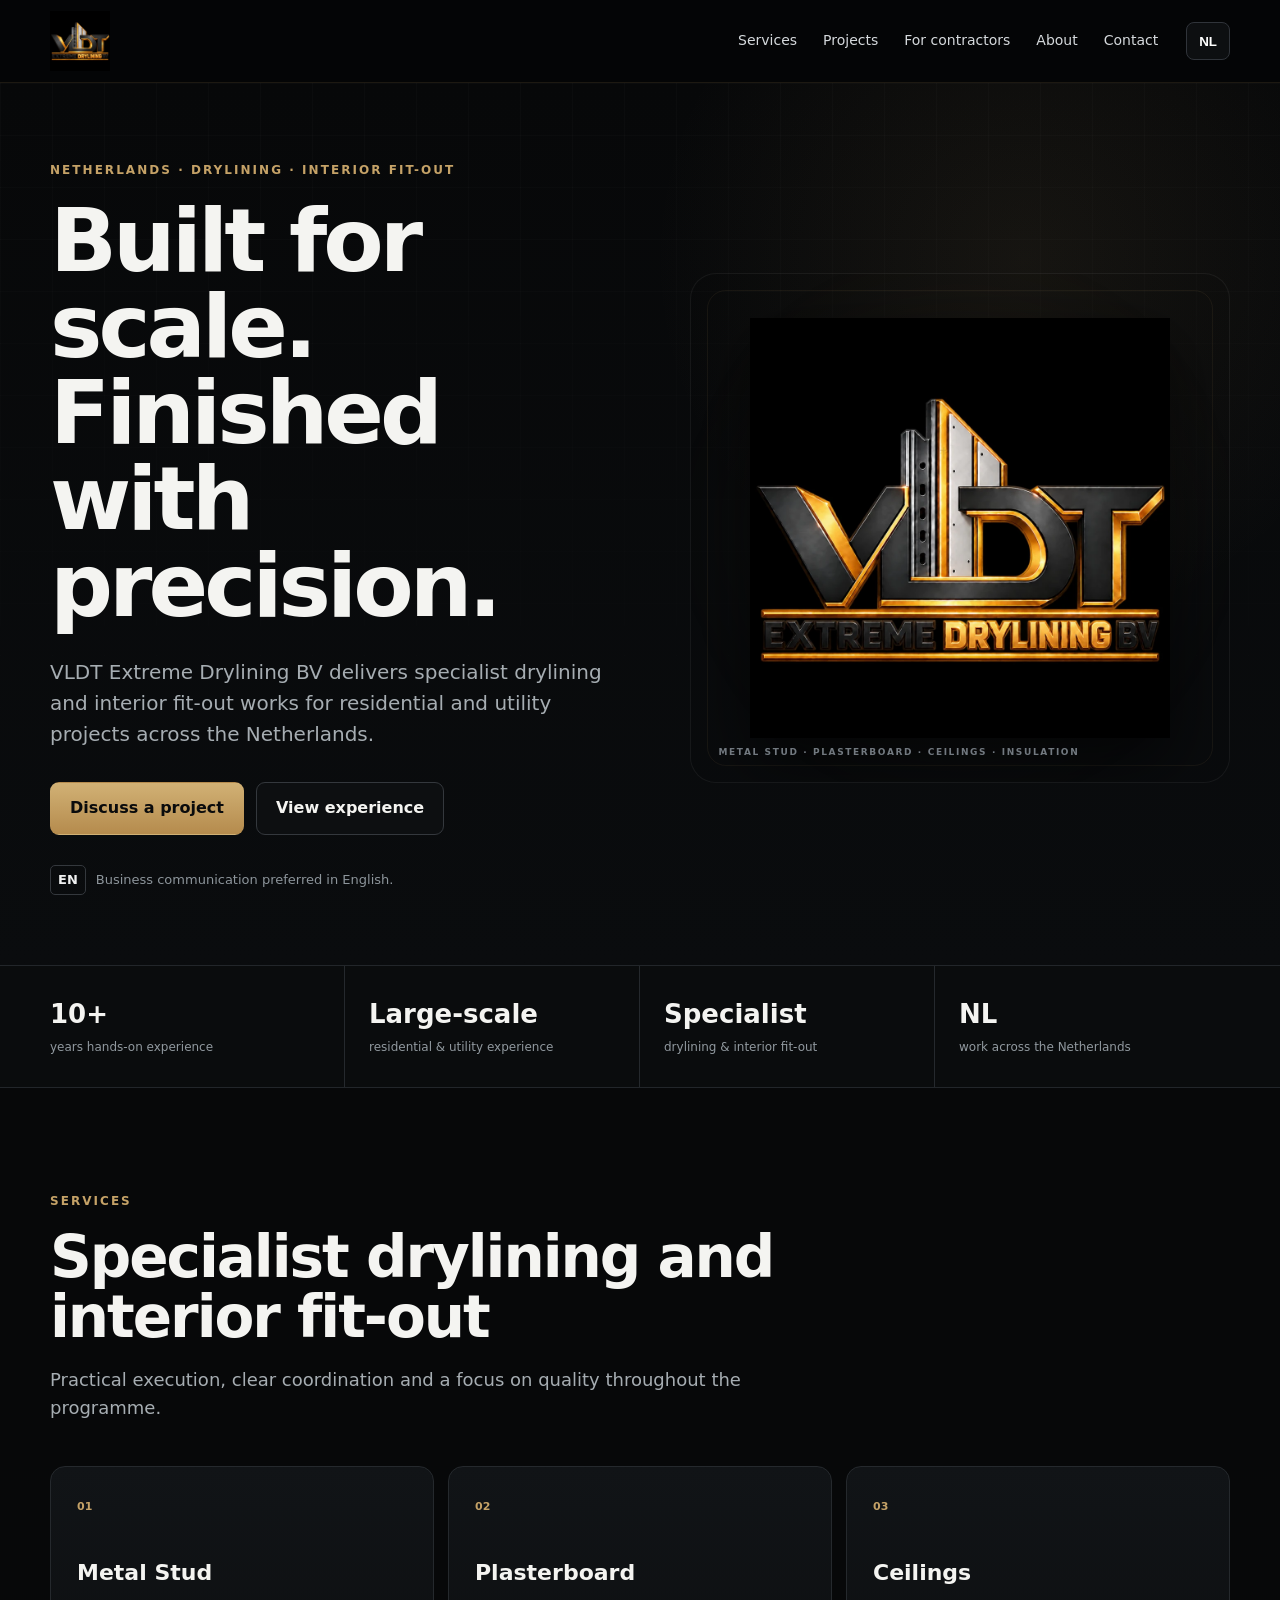
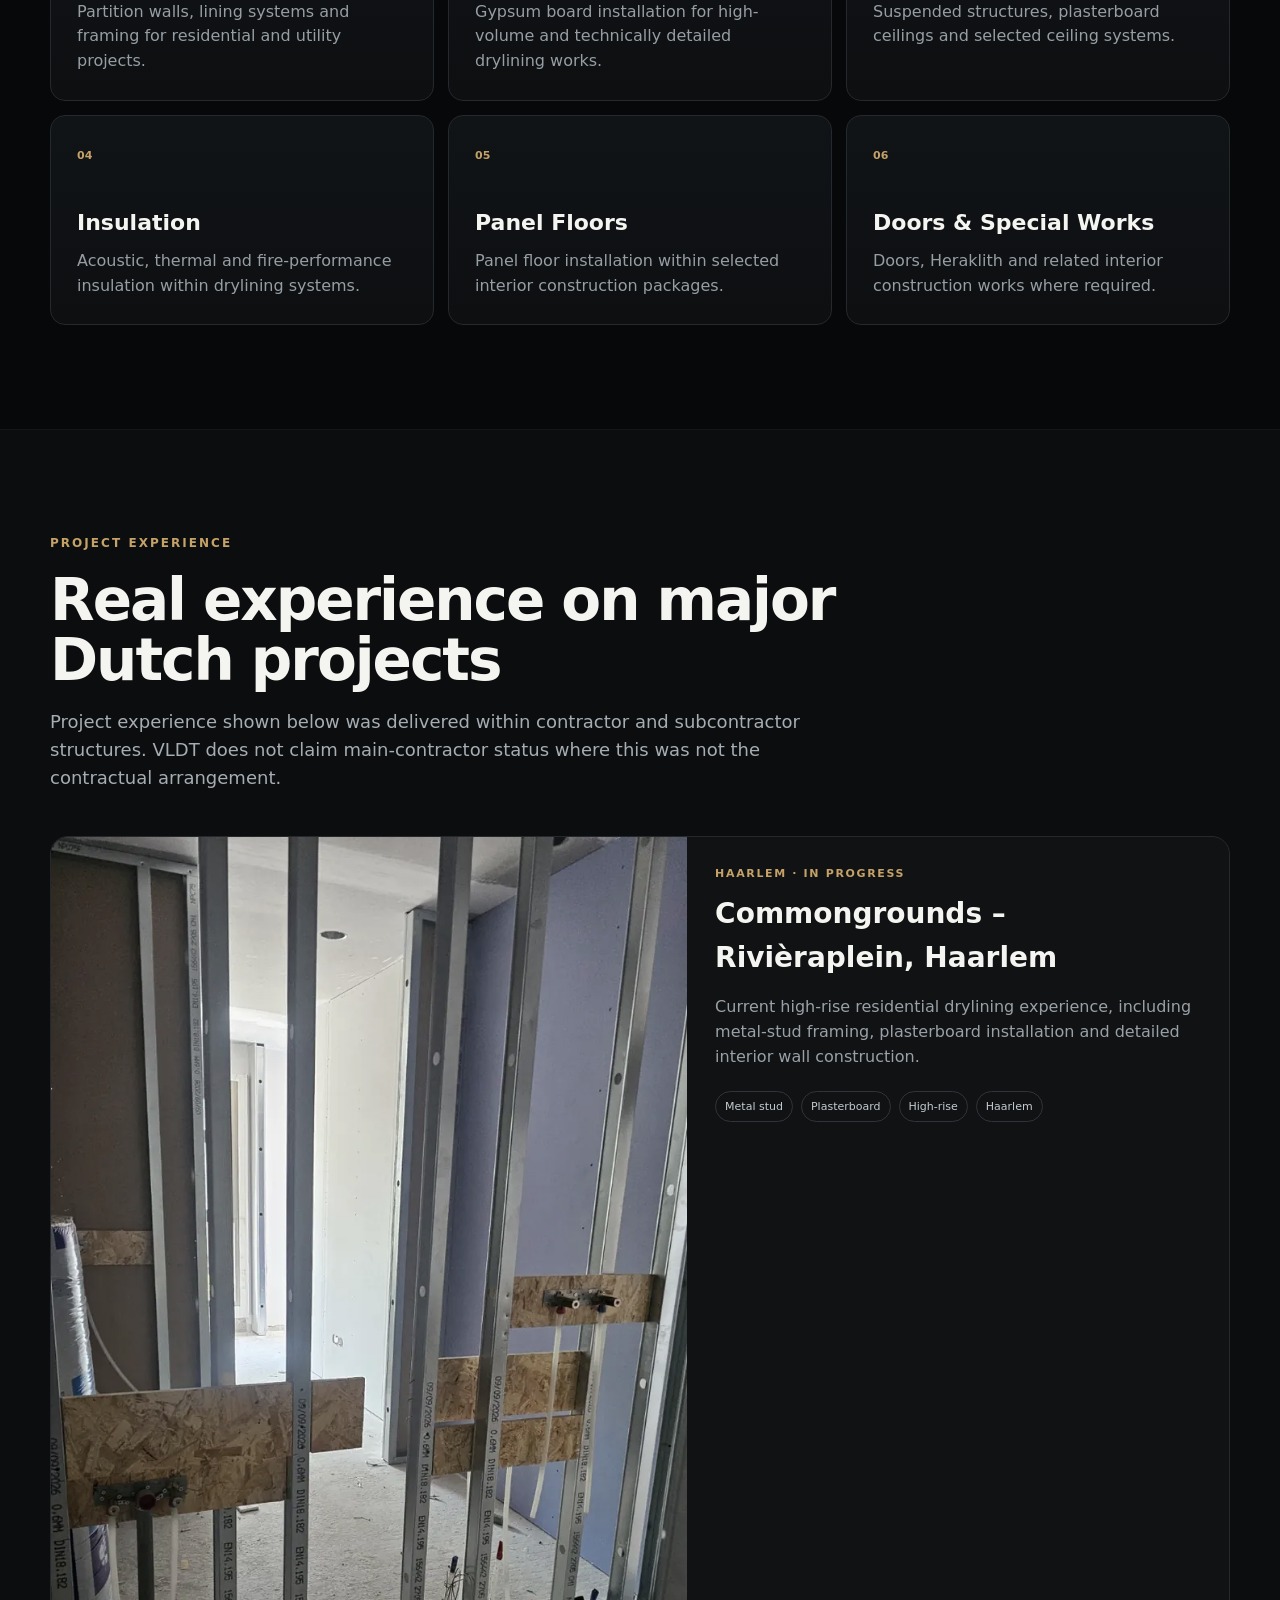
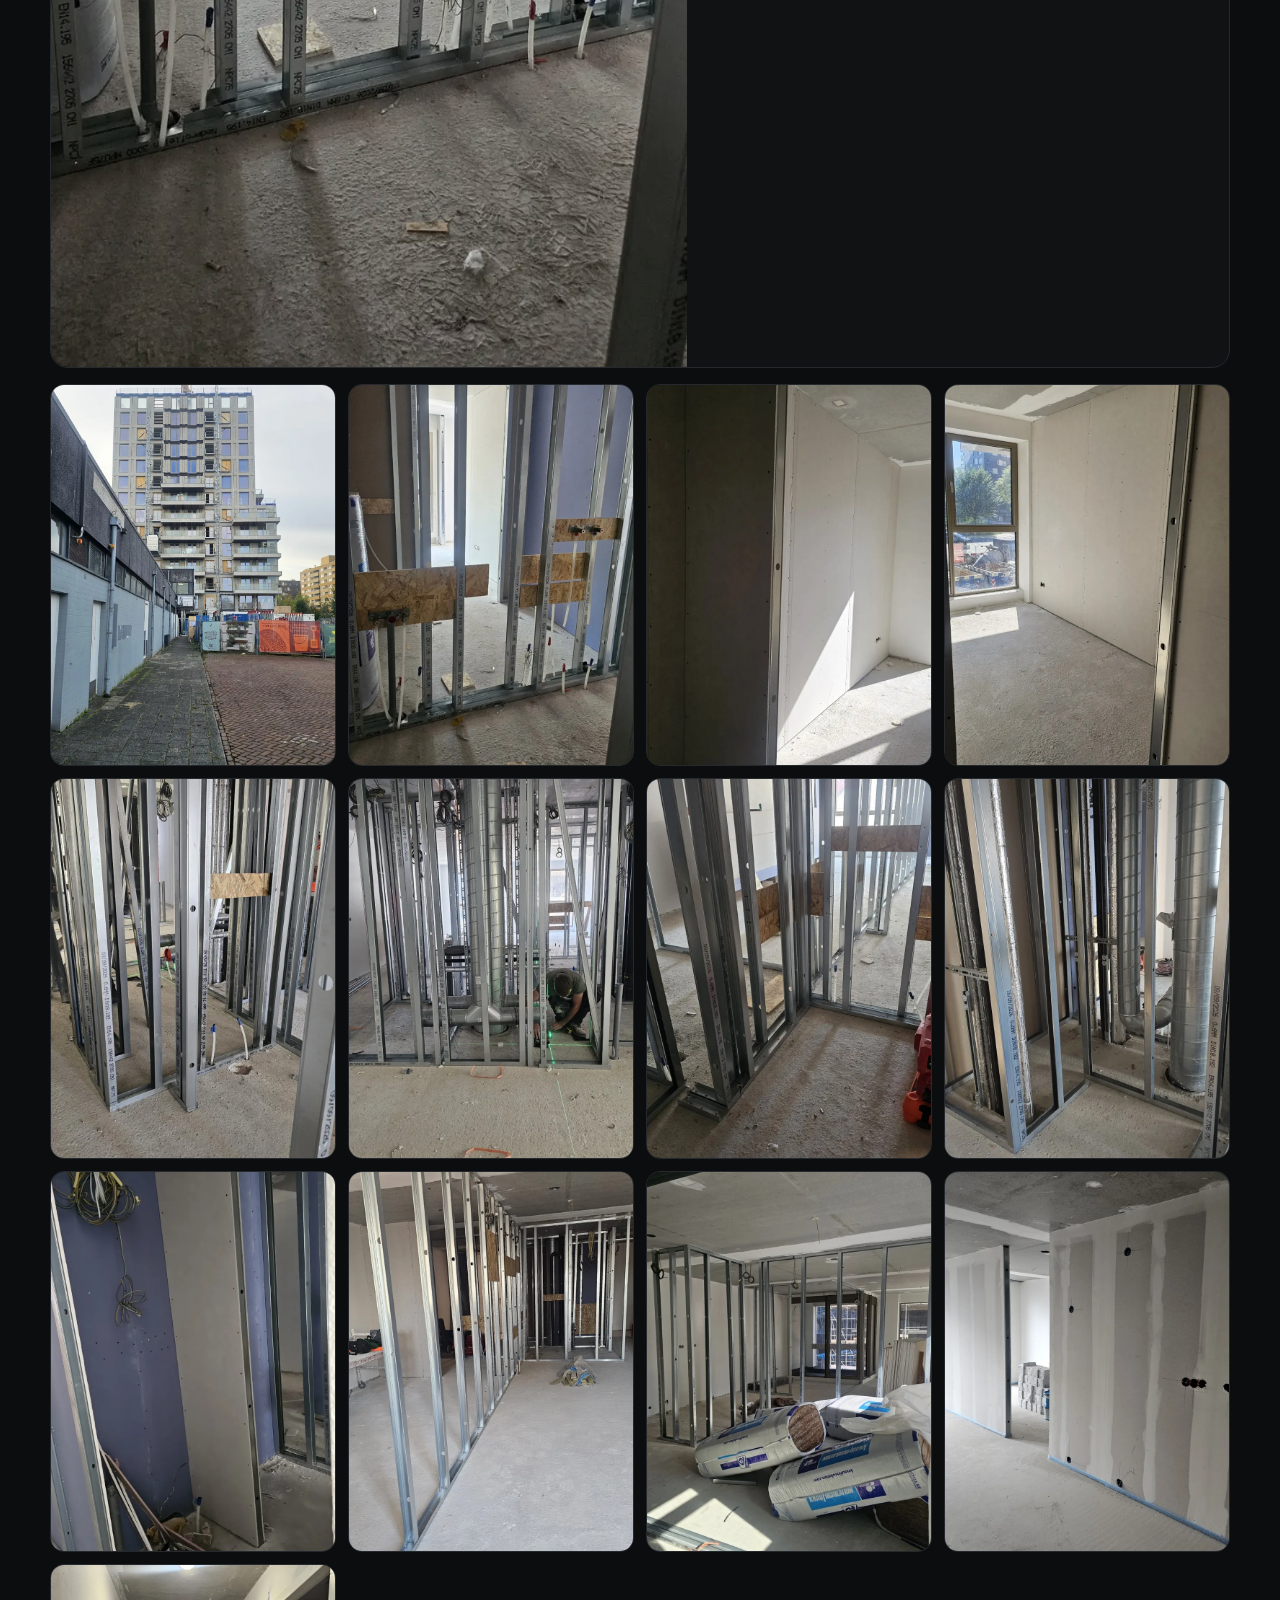
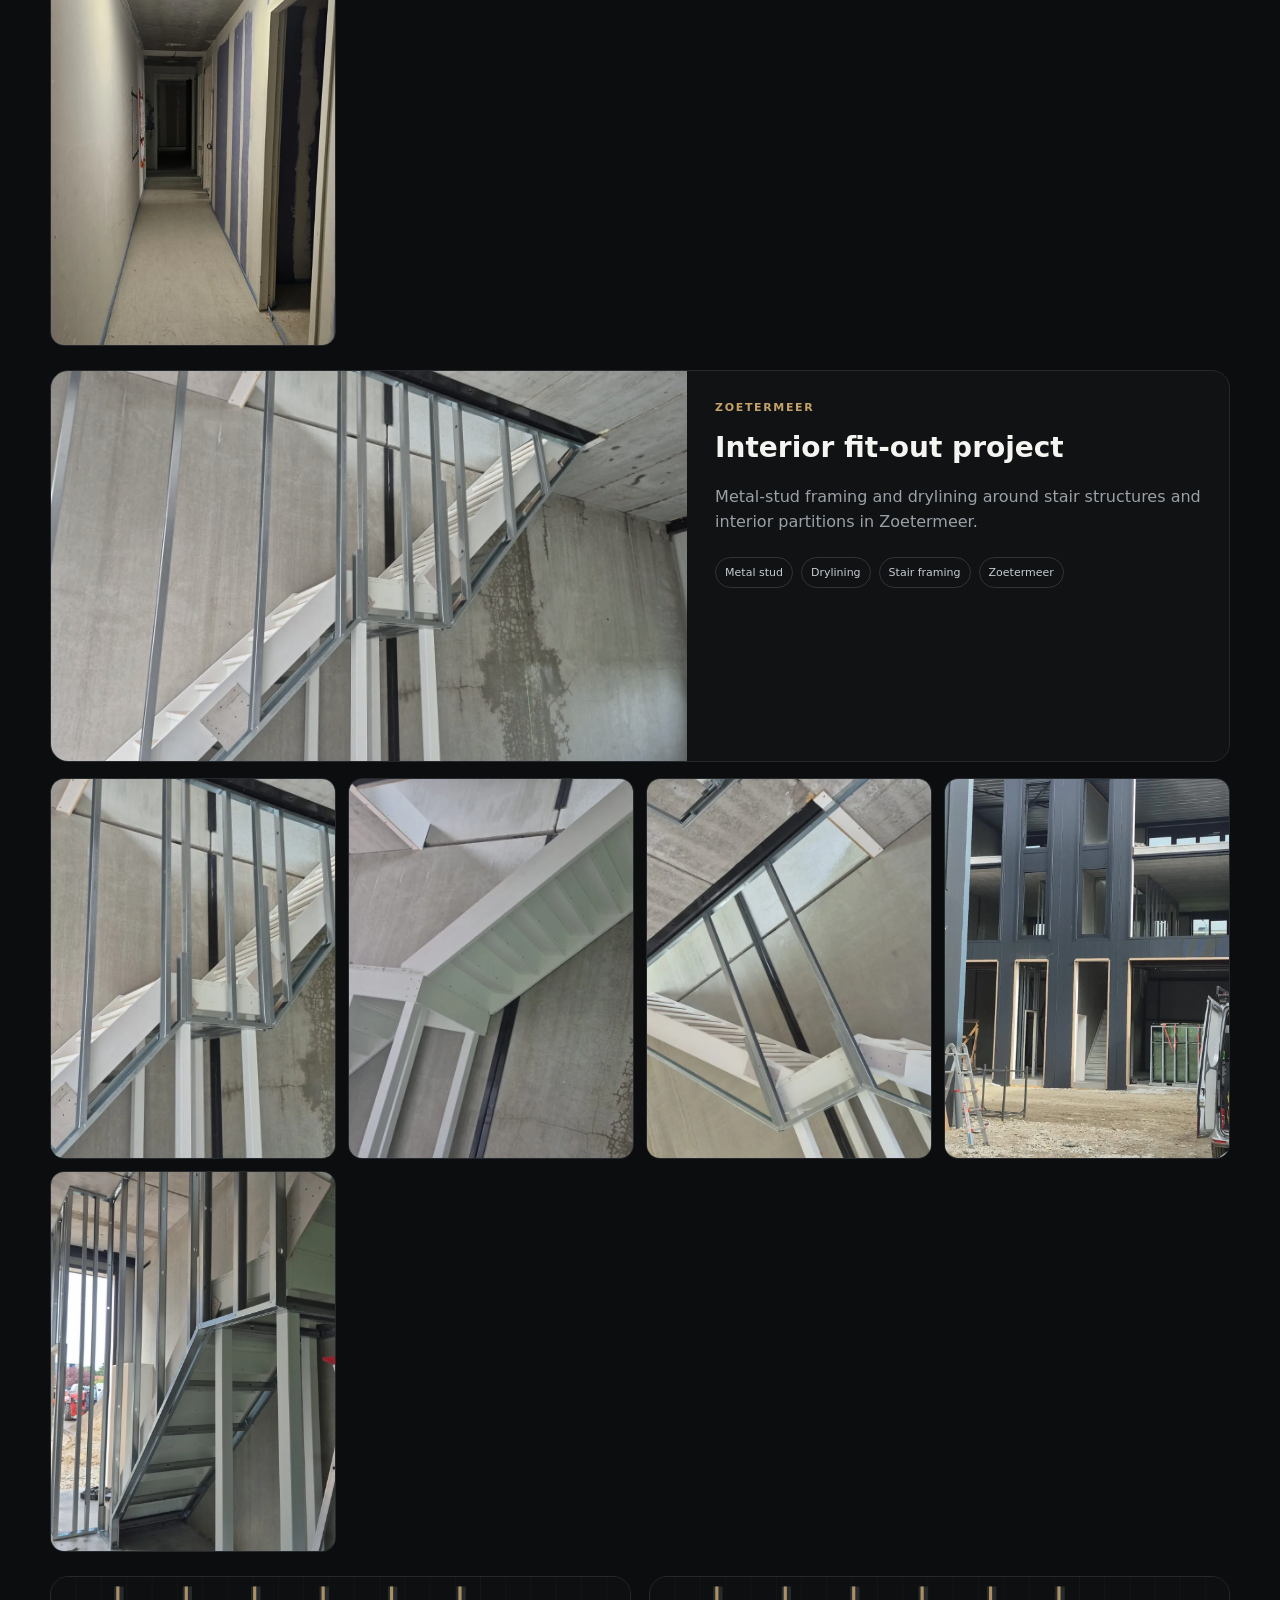
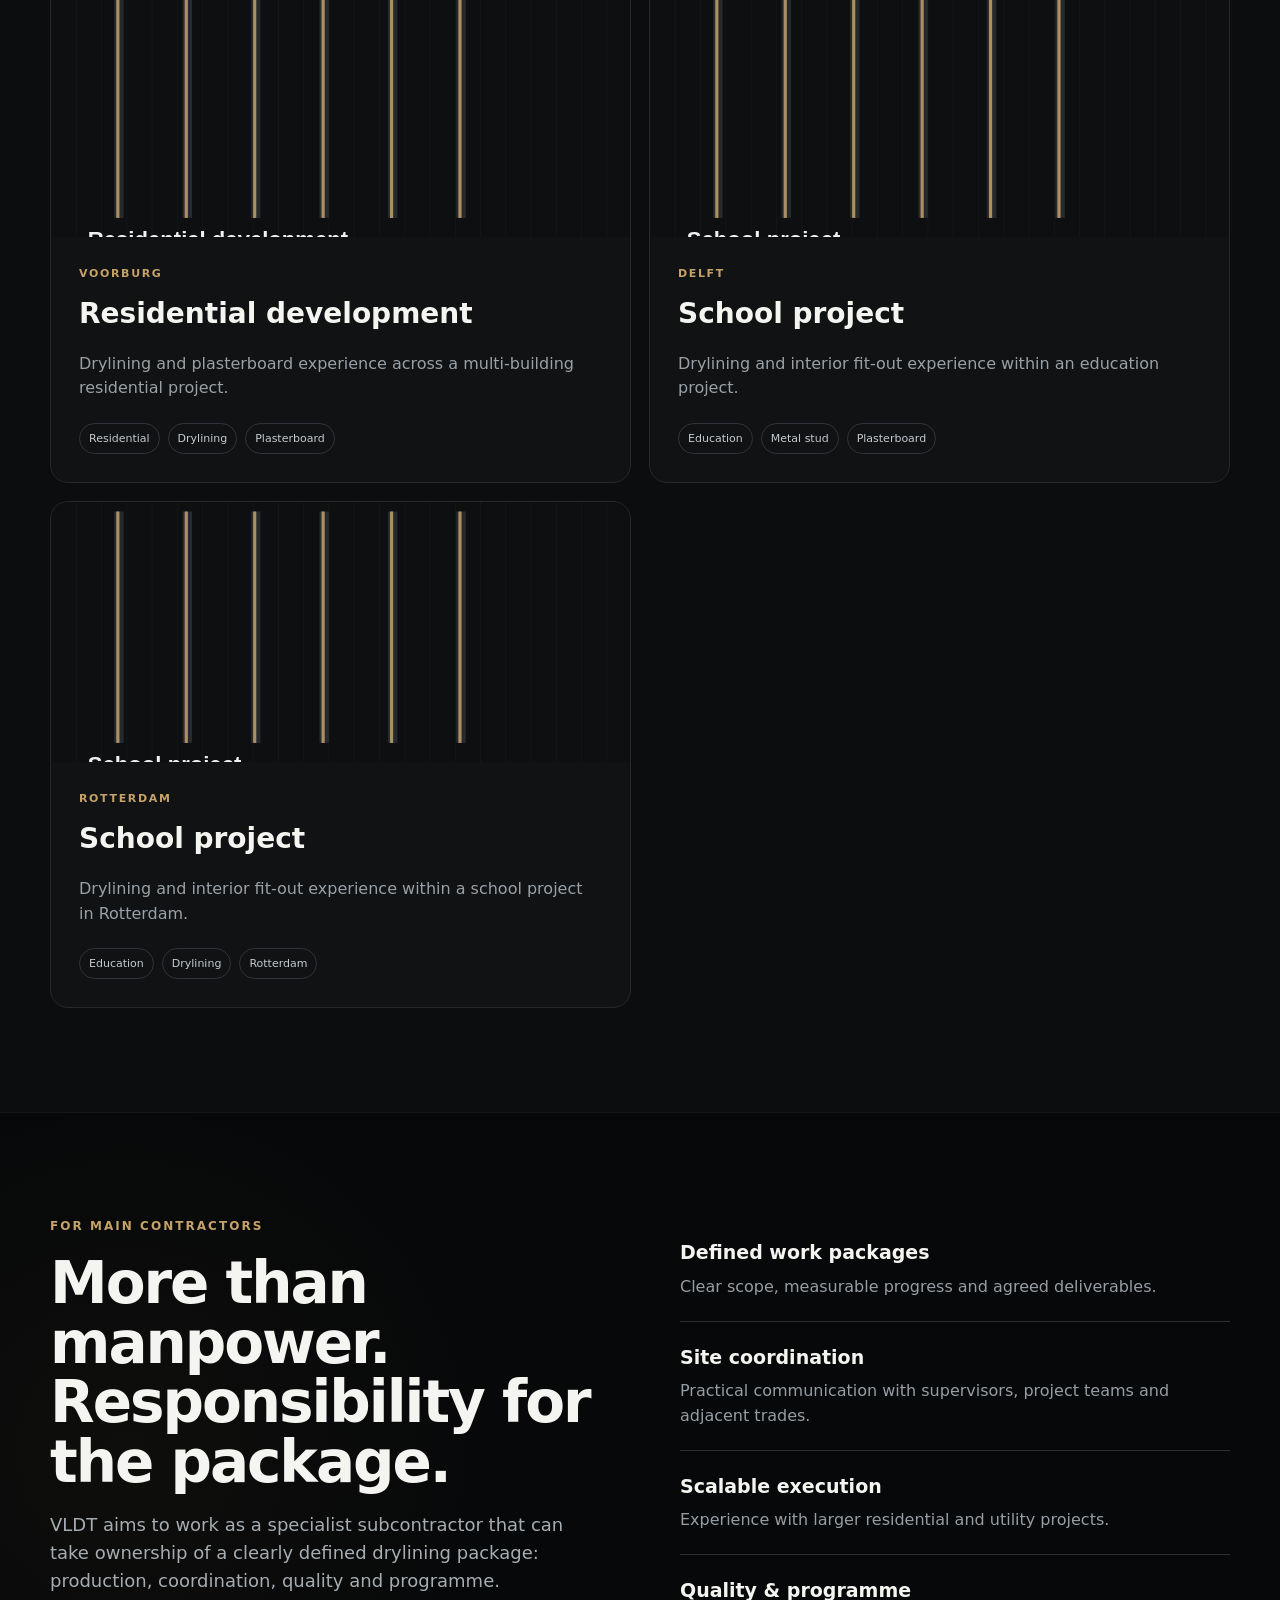
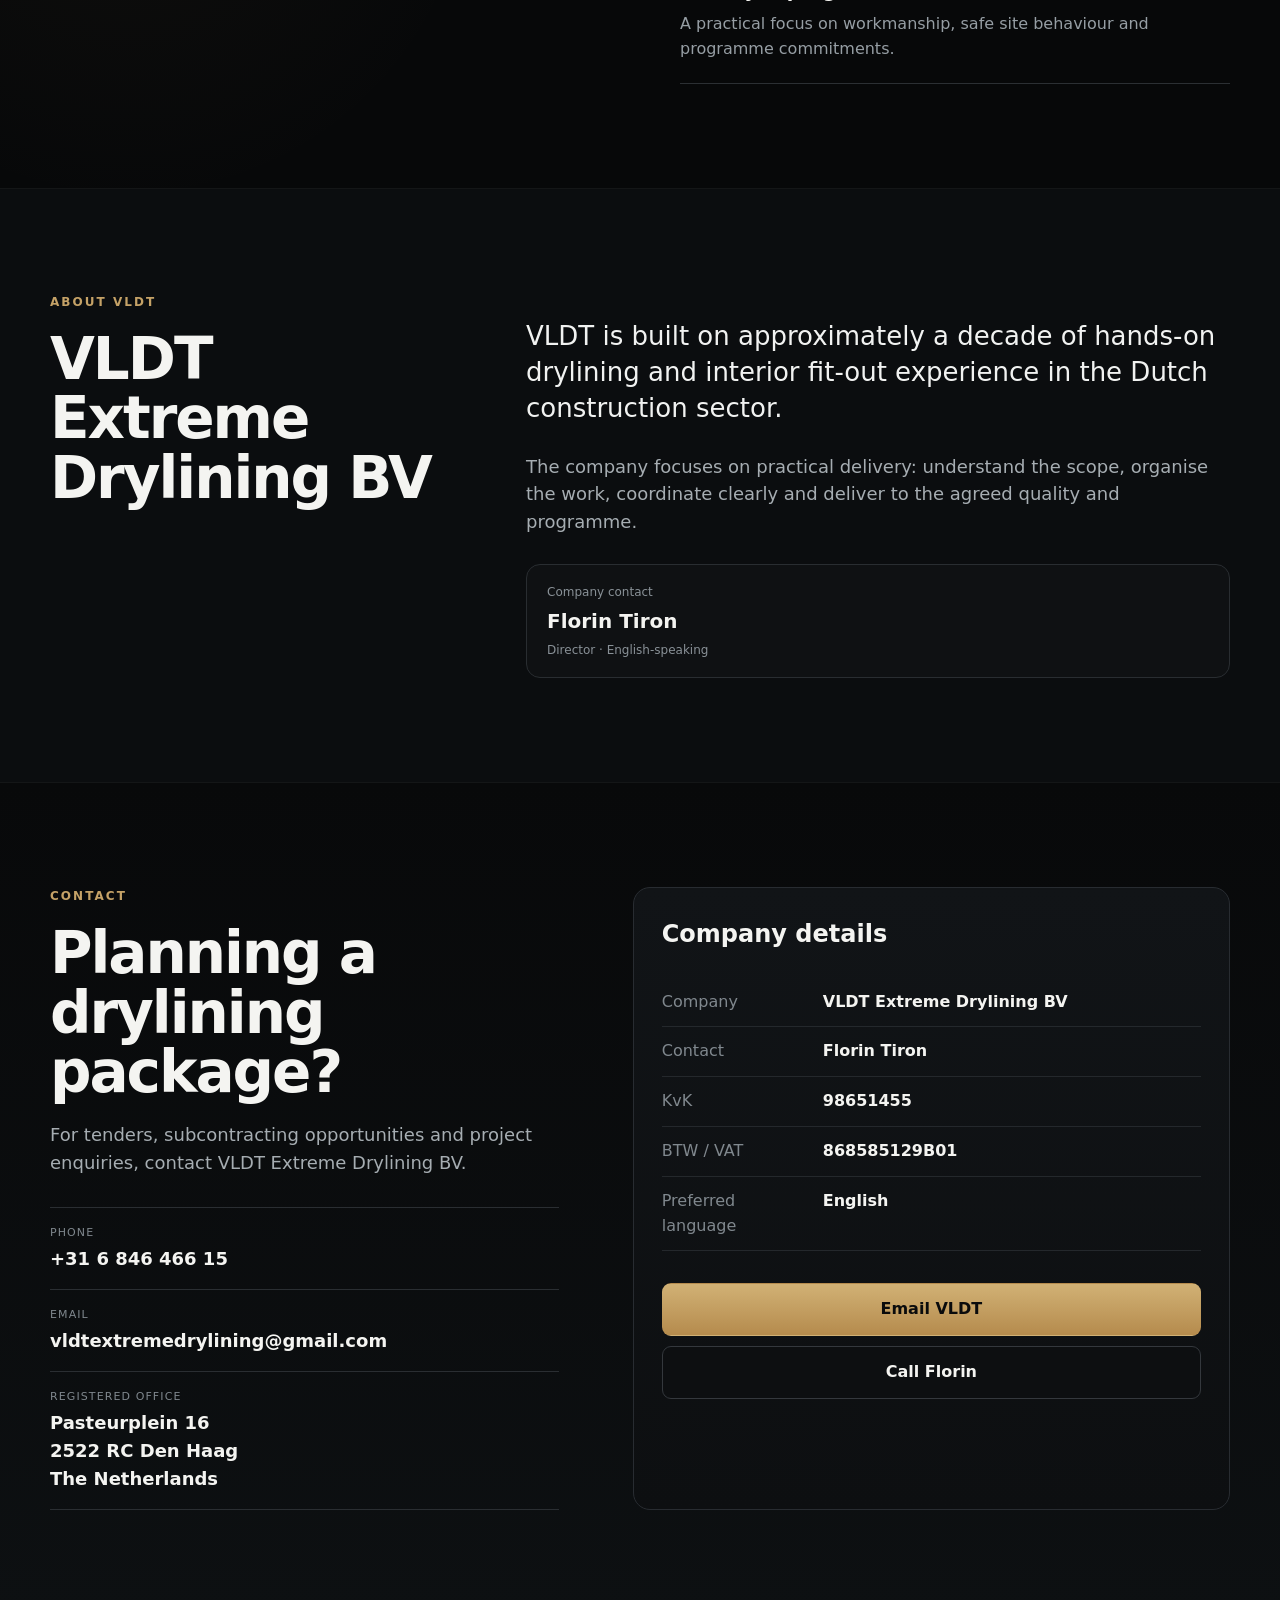
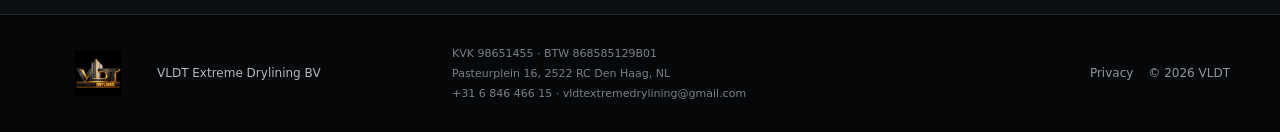
<file: index.html>
<!doctype html>
<html lang="en">
<head>
  <meta charset="utf-8">
  <meta name="viewport" content="width=device-width, initial-scale=1">
  <title>VLDT Extreme Drylining BV | Drylining & Interior Fit-Out Netherlands</title>
  <meta name="description" content="VLDT Extreme Drylining BV delivers metal stud, plasterboard, ceilings, insulation and related drylining works for residential and utility projects across the Netherlands.">
  <meta name="theme-color" content="#070809">
  <meta property="og:title" content="VLDT Extreme Drylining BV">
  <meta property="og:description" content="Large-scale drylining and interior fit-out in the Netherlands.">
    <meta property="og:type" content="website">
  <link rel="icon" type="image/x-icon" href="/favicon.ico">
  <link rel="icon" type="image/png" sizes="256x256" href="/favicon.png">
  <link rel="apple-touch-icon" sizes="256x256" href="/favicon.png">
  <link rel="manifest" href="/site.webmanifest">
  <link rel="stylesheet" href="styles.css">
  <script type="application/ld+json">
  {
    "@context":"https://schema.org",
    "@type":"GeneralContractor",
    "name":"VLDT Extreme Drylining BV",
    "description":"Specialist drylining and interior fit-out contractor in the Netherlands.",
    "email":"vldtextremedrylining@gmail.com",
    "telephone":"+31684646615",
    "address":{
      "@type":"PostalAddress",
      "streetAddress":"Pasteurplein 16",
      "postalCode":"2522 RC",
      "addressLocality":"Den Haag",
      "addressCountry":"NL"
    },
    "areaServed":{"@type":"Country","name":"Netherlands"},
    "founder":{"@type":"Person","name":"Florin Tiron"},
    "knowsAbout":["Drylining","Metal stud","Plasterboard","Ceilings","Insulation","Interior fit-out"]
  }
  </script>
</head>
<body>
<header class="site-header">
  <div class="container nav-row">
    <a class="logo-link" href="#home" aria-label="VLDT Extreme Drylining BV home">
      <img src="assets/vldt-logo.svg" alt="VLDT Extreme Drylining BV logo">
    </a>
    <nav class="desktop-nav" aria-label="Primary navigation">
      <a href="#services" data-en="Services" data-nl="Diensten">Services</a>
      <a href="#projects" data-en="Projects" data-nl="Projecten">Projects</a>
      <a href="#contractors" data-en="For contractors" data-nl="Voor aannemers">For contractors</a>
      <a href="#about" data-en="About" data-nl="Over ons">About</a>
      <a href="#contact" data-en="Contact" data-nl="Contact">Contact</a>
    </nav>
    <div class="header-actions">
      <button id="langBtn" class="lang-btn" type="button" aria-label="Switch language">NL</button>
      <button id="menuBtn" class="menu-btn" type="button" aria-label="Open menu"><span></span><span></span><span></span></button>
    </div>
  </div>
  <nav id="mobileNav" class="mobile-nav" aria-label="Mobile navigation">
    <a href="#services" data-en="Services" data-nl="Diensten">Services</a>
    <a href="#projects" data-en="Projects" data-nl="Projecten">Projects</a>
    <a href="#contractors" data-en="For contractors" data-nl="Voor aannemers">For contractors</a>
    <a href="#about" data-en="About" data-nl="Over ons">About</a>
    <a href="#contact" data-en="Contact" data-nl="Contact">Contact</a>
  </nav>
</header>

<main>
<section id="home" class="hero">
  <div class="hero-grid-overlay"></div>
  <div class="container hero-grid">
    <div class="hero-copy">
      <div class="eyebrow" data-en="NETHERLANDS · DRYLINING · INTERIOR FIT-OUT" data-nl="NEDERLAND · DRYLINING · BINNENAFBOUW">NETHERLANDS · DRYLINING · INTERIOR FIT-OUT</div>
      <h1 data-en="Built for scale. Finished with precision." data-nl="Gebouwd voor schaal. Afgewerkt met precisie.">Built for scale. Finished with precision.</h1>
      <p class="lead" data-en="VLDT Extreme Drylining BV delivers specialist drylining and interior fit-out works for residential and utility projects across the Netherlands."
         data-nl="VLDT Extreme Drylining BV realiseert specialistische drylining- en binnenafbouwwerkzaamheden voor woning- en utiliteitsprojecten in heel Nederland.">
         VLDT Extreme Drylining BV delivers specialist drylining and interior fit-out works for residential and utility projects across the Netherlands.
      </p>
      <div class="hero-buttons">
        <a class="btn primary" href="#contact" data-en="Discuss a project" data-nl="Project bespreken">Discuss a project</a>
        <a class="btn secondary" href="#projects" data-en="View experience" data-nl="Bekijk ervaring">View experience</a>
      </div>
      <div class="english-note"><span>EN</span><span data-en="Business communication preferred in English." data-nl="Zakelijke communicatie bij voorkeur in het Engels.">Business communication preferred in English.</span></div>
    </div>
    <div class="hero-mark">
      <div class="gold-glow"></div>
      <img src="assets/vldt-logo.svg" alt="VLDT Extreme Drylining BV">
      <div class="mark-caption">METAL STUD · PLASTERBOARD · CEILINGS · INSULATION</div>
    </div>
  </div>
</section>

<section class="proof">
  <div class="container proof-grid">
    <div><strong>10+</strong><span data-en="years hands-on experience" data-nl="jaar praktijkervaring">years hands-on experience</span></div>
    <div><strong data-en="Large-scale" data-nl="Grootschalig">Large-scale</strong><span data-en="residential & utility experience" data-nl="ervaring in woning- en utiliteitsbouw">residential & utility experience</span></div>
    <div><strong data-en="Specialist" data-nl="Specialist">Specialist</strong><span data-en="drylining & interior fit-out" data-nl="drylining & binnenafbouw">drylining & interior fit-out</span></div>
    <div><strong>NL</strong><span data-en="work across the Netherlands" data-nl="werk door heel Nederland">work across the Netherlands</span></div>
  </div>
</section>

<section id="services" class="section">
  <div class="container">
    <div class="section-title">
      <div class="eyebrow" data-en="SERVICES" data-nl="DIENSTEN">SERVICES</div>
      <h2 data-en="Specialist drylining and interior fit-out" data-nl="Specialist in drylining en binnenafbouw">Specialist drylining and interior fit-out</h2>
      <p data-en="Practical execution, clear coordination and a focus on quality throughout the programme."
         data-nl="Praktische uitvoering, heldere coördinatie en focus op kwaliteit gedurende het hele project.">
         Practical execution, clear coordination and a focus on quality throughout the programme.
      </p>
    </div>
    <div class="service-grid">
      <article class="service-card"><span>01</span><h3>Metal Stud</h3><p data-en="Partition walls, lining systems and framing for residential and utility projects." data-nl="Scheidingswanden, voorzetwanden en frames voor woning- en utiliteitsbouw.">Partition walls, lining systems and framing for residential and utility projects.</p></article>
      <article class="service-card"><span>02</span><h3>Plasterboard</h3><p data-en="Gypsum board installation for high-volume and technically detailed drylining works." data-nl="Montage van gipskarton voor grootschalige en technisch gedetailleerde afbouwwerkzaamheden.">Gypsum board installation for high-volume and technically detailed drylining works.</p></article>
      <article class="service-card"><span>03</span><h3 data-en="Ceilings" data-nl="Plafonds">Ceilings</h3><p data-en="Suspended structures, plasterboard ceilings and selected ceiling systems." data-nl="Verlaagde constructies, gipskartonplafonds en geselecteerde plafondsystemen.">Suspended structures, plasterboard ceilings and selected ceiling systems.</p></article>
      <article class="service-card"><span>04</span><h3 data-en="Insulation" data-nl="Isolatie">Insulation</h3><p data-en="Acoustic, thermal and fire-performance insulation within drylining systems." data-nl="Akoestische, thermische en brandwerende isolatie binnen afbouwsystemen.">Acoustic, thermal and fire-performance insulation within drylining systems.</p></article>
      <article class="service-card"><span>05</span><h3 data-en="Panel Floors" data-nl="Paneelvloeren">Panel Floors</h3><p data-en="Panel floor installation within selected interior construction packages." data-nl="Montage van paneelvloeren binnen geselecteerde afbouwpakketten.">Panel floor installation within selected interior construction packages.</p></article>
      <article class="service-card"><span>06</span><h3 data-en="Doors & Special Works" data-nl="Deuren & speciale werken">Doors & Special Works</h3><p data-en="Doors, Heraklith and related interior construction works where required." data-nl="Deuren, Heraklith en aanverwante binnenbouwwerkzaamheden waar vereist.">Doors, Heraklith and related interior construction works where required.</p></article>
    </div>
  </div>
</section>

<section id="projects" class="section alt">
  <div class="container">
    <div class="section-title">
      <div class="eyebrow" data-en="PROJECT EXPERIENCE" data-nl="PROJECTERVARING">PROJECT EXPERIENCE</div>
      <h2 data-en="Real experience on major Dutch projects" data-nl="Praktijkervaring op grote Nederlandse projecten">Real experience on major Dutch projects</h2>
      <p data-en="Project experience shown below was delivered within contractor and subcontractor structures. VLDT does not claim main-contractor status where this was not the contractual arrangement."
         data-nl="Onderstaande projectervaring is opgedaan binnen aannemers- en onderaannemersstructuren. VLDT presenteert zich niet als hoofdaannemer wanneer dat contractueel niet het geval was.">
         Project experience shown below was delivered within contractor and subcontractor structures. VLDT does not claim main-contractor status where this was not the contractual arrangement.
      </p>
    </div>

    <div class="project-grid">
      <article class="project-card featured">
        <img src="assets/haarlem/haarlem-01.webp" alt="Metal stud framing at Commongrounds Rivièraplein Haarlem">
        <div class="project-body">
          <div class="project-kicker" data-en="HAARLEM · IN PROGRESS" data-nl="HAARLEM · IN UITVOERING">HAARLEM · IN PROGRESS</div>
          <h3>Commongrounds – Rivièraplein, Haarlem</h3>
          <p data-en="Current high-rise residential drylining experience, including metal-stud framing, plasterboard installation and detailed interior wall construction."
             data-nl="Actuele drylining-ervaring binnen een hoogbouw woonproject, waaronder metal-stud frames, gipskartonmontage en gedetailleerde binnenwandconstructies.">
             Current high-rise residential drylining experience, including metal-stud framing, plasterboard installation and detailed interior wall construction.
          </p>
          <div class="tags"><span>Metal stud</span><span>Plasterboard</span><span>High-rise</span><span>Haarlem</span></div>
        </div>
      </article>

      <div class="haarlem-gallery" aria-label="Haarlem project gallery">
        <a href="assets/haarlem/rivieraplein-exterior.webp" target="_blank" rel="noopener"><img src="assets/haarlem/rivieraplein-exterior.webp" alt="Commongrounds Rivièraplein building under construction in Haarlem"></a>
        <a href="assets/haarlem/haarlem-01.webp" target="_blank" rel="noopener"><img src="assets/haarlem/haarlem-01.webp" alt="Metal stud framing and service supports in Haarlem"></a>
        <a href="assets/haarlem/haarlem-02.webp" target="_blank" rel="noopener"><img src="assets/haarlem/haarlem-02.webp" alt="Plasterboard wall installation in Haarlem"></a>
        <a href="assets/haarlem/haarlem-03.webp" target="_blank" rel="noopener"><img src="assets/haarlem/haarlem-03.webp" alt="Finished plasterboard wall area in Haarlem"></a>
        <a href="assets/haarlem/haarlem-04.webp" target="_blank" rel="noopener"><img src="assets/haarlem/haarlem-04.webp" alt="Dense metal stud framing around services in Haarlem"></a>
        <a href="assets/haarlem/haarlem-05.webp" target="_blank" rel="noopener"><img src="assets/haarlem/haarlem-05.webp" alt="Metal stud wall coordination around building services in Haarlem"></a>
        <a href="assets/haarlem/haarlem-06.webp" target="_blank" rel="noopener"><img src="assets/haarlem/haarlem-06.webp" alt="Metal stud doorway and wall junction in Haarlem"></a>
        <a href="assets/haarlem/haarlem-07.webp" target="_blank" rel="noopener"><img src="assets/haarlem/haarlem-07.webp" alt="Metal stud framing with OSB reinforcement in Haarlem"></a>
        <a href="assets/haarlem/haarlem-08.webp" target="_blank" rel="noopener"><img src="assets/haarlem/haarlem-08.webp" alt="Plasterboard detail and metal framing in Haarlem"></a>
        <a href="assets/haarlem/haarlem-09.webp" target="_blank" rel="noopener"><img src="assets/haarlem/haarlem-09.webp" alt="Long metal stud partition run in Haarlem"></a>
        <a href="assets/haarlem/haarlem-10.webp" target="_blank" rel="noopener"><img src="assets/haarlem/haarlem-10.webp" alt="Metal stud framing and insulation materials in Haarlem"></a>
        <a href="assets/haarlem/haarlem-11.webp" target="_blank" rel="noopener"><img src="assets/haarlem/haarlem-11.webp" alt="Plasterboard walls nearing completion in Haarlem"></a>
        <a href="assets/haarlem/haarlem-12.webp" target="_blank" rel="noopener"><img src="assets/haarlem/haarlem-12.webp" alt="Drylined corridor and door openings in Haarlem"></a>
      </div>

      <article class="project-card featured">
        <img src="assets/zoetermeer/zoetermeer-01.webp" alt="Metal stud framing around staircase at Zoetermeer project">
        <div class="project-body">
          <div class="project-kicker">ZOETERMEER</div>
          <h3 data-en="Interior fit-out project" data-nl="Binnenafbouwproject">Interior fit-out project</h3>
          <p data-en="Metal-stud framing and drylining around stair structures and interior partitions in Zoetermeer."
             data-nl="Metal-stud frames en drylining rond trapconstructies en binnenwanden in Zoetermeer.">
             Metal-stud framing and drylining around stair structures and interior partitions in Zoetermeer.
          </p>
          <div class="tags"><span>Metal stud</span><span>Drylining</span><span>Stair framing</span><span>Zoetermeer</span></div>
        </div>
      </article>

      <div class="zoetermeer-gallery" aria-label="Zoetermeer project gallery">
        <a href="assets/zoetermeer/zoetermeer-01.webp" target="_blank" rel="noopener"><img src="assets/zoetermeer/zoetermeer-01.webp" alt="Metal stud framing around staircase in Zoetermeer"></a>
        <a href="assets/zoetermeer/zoetermeer-02.webp" target="_blank" rel="noopener"><img src="assets/zoetermeer/zoetermeer-02.webp" alt="Drylining detail beneath staircase in Zoetermeer"></a>
        <a href="assets/zoetermeer/zoetermeer-03.webp" target="_blank" rel="noopener"><img src="assets/zoetermeer/zoetermeer-03.webp" alt="Staircase enclosure framing in Zoetermeer"></a>
        <a href="assets/zoetermeer/zoetermeer-04.webp" target="_blank" rel="noopener"><img src="assets/zoetermeer/zoetermeer-04.webp" alt="Exterior view of Zoetermeer project building"></a>
        <a href="assets/zoetermeer/zoetermeer-05.webp" target="_blank" rel="noopener"><img src="assets/zoetermeer/zoetermeer-05.webp" alt="Metal stud partition framing beside staircase in Zoetermeer"></a>
      </div>

      <article class="project-card">
        <img src="assets/project-voorburg.svg" alt="Voorburg project placeholder">
        <div class="project-body"><div class="project-kicker">VOORBURG</div><h3 data-en="Residential development" data-nl="Woningbouwproject">Residential development</h3><p data-en="Drylining and plasterboard experience across a multi-building residential project." data-nl="Ervaring met drylining en gipskarton binnen een woningbouwproject met meerdere gebouwen.">Drylining and plasterboard experience across a multi-building residential project.</p><div class="tags"><span>Residential</span><span>Drylining</span><span>Plasterboard</span></div></div>
      </article>

      <article class="project-card">
        <img src="assets/project-delft.svg" alt="Delft school project placeholder">
        <div class="project-body"><div class="project-kicker">DELFT</div><h3 data-en="School project" data-nl="Schoolproject">School project</h3><p data-en="Drylining and interior fit-out experience within an education project." data-nl="Ervaring met drylining en binnenafbouw binnen een onderwijsproject.">Drylining and interior fit-out experience within an education project.</p><div class="tags"><span>Education</span><span>Metal stud</span><span>Plasterboard</span></div></div>
      </article>

      <article class="project-card">
        <img src="assets/project-rotterdam.svg" alt="Rotterdam school project placeholder">
        <div class="project-body"><div class="project-kicker">ROTTERDAM</div><h3 data-en="School project" data-nl="Schoolproject">School project</h3><p data-en="Drylining and interior fit-out experience within a school project in Rotterdam." data-nl="Ervaring met drylining en binnenafbouw binnen een schoolproject in Rotterdam.">Drylining and interior fit-out experience within a school project in Rotterdam.</p><div class="tags"><span>Education</span><span>Drylining</span><span>Rotterdam</span></div></div>
      </article>
    </div>
  </div>
</section>

<section id="contractors" class="section contractor-section">
  <div class="container contractor-grid">
    <div>
      <div class="eyebrow" data-en="FOR MAIN CONTRACTORS" data-nl="VOOR HOOFDAANNEMERS">FOR MAIN CONTRACTORS</div>
      <h2 data-en="More than manpower. Responsibility for the package." data-nl="Meer dan mankracht. Verantwoordelijkheid voor het pakket.">More than manpower. Responsibility for the package.</h2>
      <p class="contractor-intro" data-en="VLDT aims to work as a specialist subcontractor that can take ownership of a clearly defined drylining package: production, coordination, quality and programme."
         data-nl="VLDT wil werken als specialistische onderaannemer die verantwoordelijkheid neemt voor een duidelijk afgebakend afbouwpakket: productie, coördinatie, kwaliteit en planning.">
         VLDT aims to work as a specialist subcontractor that can take ownership of a clearly defined drylining package: production, coordination, quality and programme.
      </p>
    </div>
    <div class="capabilities">
      <div><strong data-en="Defined work packages" data-nl="Duidelijke werkpakketten">Defined work packages</strong><p data-en="Clear scope, measurable progress and agreed deliverables." data-nl="Duidelijke scope, meetbare voortgang en afgesproken resultaten.">Clear scope, measurable progress and agreed deliverables.</p></div>
      <div><strong data-en="Site coordination" data-nl="Bouwplaatscoördinatie">Site coordination</strong><p data-en="Practical communication with supervisors, project teams and adjacent trades." data-nl="Praktische communicatie met uitvoerders, projectteams en aangrenzende disciplines.">Practical communication with supervisors, project teams and adjacent trades.</p></div>
      <div><strong data-en="Scalable execution" data-nl="Schaalbare uitvoering">Scalable execution</strong><p data-en="Experience with larger residential and utility projects." data-nl="Ervaring met grotere woning- en utiliteitsprojecten.">Experience with larger residential and utility projects.</p></div>
      <div><strong data-en="Quality & programme" data-nl="Kwaliteit & planning">Quality & programme</strong><p data-en="A practical focus on workmanship, safe site behaviour and programme commitments." data-nl="Praktische focus op vakmanschap, veilig gedrag op de bouwplaats en planning.">A practical focus on workmanship, safe site behaviour and programme commitments.</p></div>
    </div>
  </div>
</section>

<section id="about" class="section alt">
  <div class="container about-grid">
    <div>
      <div class="eyebrow" data-en="ABOUT VLDT" data-nl="OVER VLDT">ABOUT VLDT</div>
      <h2>VLDT Extreme Drylining BV</h2>
    </div>
    <div class="about-copy">
      <p class="large" data-en="VLDT is built on approximately a decade of hands-on drylining and interior fit-out experience in the Dutch construction sector."
         data-nl="VLDT is opgebouwd op ongeveer tien jaar praktische ervaring met drylining en binnenafbouw in de Nederlandse bouwsector.">
         VLDT is built on approximately a decade of hands-on drylining and interior fit-out experience in the Dutch construction sector.
      </p>
      <p data-en="The company focuses on practical delivery: understand the scope, organise the work, coordinate clearly and deliver to the agreed quality and programme."
         data-nl="Het bedrijf richt zich op praktische uitvoering: de scope begrijpen, het werk organiseren, helder coördineren en leveren volgens de afgesproken kwaliteit en planning.">
         The company focuses on practical delivery: understand the scope, organise the work, coordinate clearly and deliver to the agreed quality and programme.
      </p>
      <div class="person-card"><span data-en="Company contact" data-nl="Contactpersoon">Company contact</span><strong>Florin Tiron</strong><small data-en="Director · English-speaking" data-nl="Directeur · Engelstalig">Director · English-speaking</small></div>
    </div>
  </div>
</section>

<section id="contact" class="section contact-section">
  <div class="container contact-grid">
    <div class="contact-intro">
      <div class="eyebrow" data-en="CONTACT" data-nl="CONTACT">CONTACT</div>
      <h2 data-en="Planning a drylining package?" data-nl="Een drylining-pakket in voorbereiding?">Planning a drylining package?</h2>
      <p data-en="For tenders, subcontracting opportunities and project enquiries, contact VLDT Extreme Drylining BV."
         data-nl="Voor aanbestedingen, onderaanneming en projectaanvragen kunt u contact opnemen met VLDT Extreme Drylining BV.">
         For tenders, subcontracting opportunities and project enquiries, contact VLDT Extreme Drylining BV.
      </p>

      <div class="contact-list">
        <a href="tel:+31684646615"><span data-en="Phone" data-nl="Telefoon">Phone</span><strong>+31 6 846 466 15</strong></a>
        <a href="mailto:vldtextremedrylining@gmail.com"><span>Email</span><strong>vldtextremedrylining@gmail.com</strong></a>
        <div><span data-en="Registered office" data-nl="Vestigingsadres">Registered office</span><strong>Pasteurplein 16<br>2522 RC Den Haag<br>The Netherlands</strong></div>
      </div>
    </div>

    <div class="contact-panel">
      <h3 data-en="Company details" data-nl="Bedrijfsgegevens">Company details</h3>
      <dl>
        <div><dt data-en="Company" data-nl="Bedrijf">Company</dt><dd>VLDT Extreme Drylining BV</dd></div>
        <div><dt data-en="Contact" data-nl="Contact">Contact</dt><dd>Florin Tiron</dd></div>
        <div><dt>KvK</dt><dd>98651455</dd></div>
        <div><dt>BTW / VAT</dt><dd>868585129B01</dd></div>
        <div><dt data-en="Preferred language" data-nl="Voorkeurstaal">Preferred language</dt><dd data-en="English" data-nl="Engels">English</dd></div>
      </dl>
      <a class="btn primary wide" href="mailto:vldtextremedrylining@gmail.com?subject=Project%20enquiry%20-%20VLDT%20Extreme%20Drylining%20BV" data-en="Email VLDT" data-nl="E-mail VLDT">Email VLDT</a>
      <a class="btn secondary wide" href="tel:+31684646615" data-en="Call Florin" data-nl="Bel Florin">Call Florin</a>
    </div>
  </div>
</section>
</main>

<footer>
  <div class="container footer-grid">
    <div class="footer-logo"><img src="assets/vldt-logo.svg" alt=""><p>VLDT Extreme Drylining BV</p></div>
    <div class="footer-details">
      <span>KVK 98651455 · BTW 868585129B01</span>
      <span>Pasteurplein 16, 2522 RC Den Haag, NL</span>
      <span>+31 6 846 466 15 · vldtextremedrylining@gmail.com</span>
    </div>
    <div class="footer-links"><a href="privacy.html" data-en="Privacy" data-nl="Privacy">Privacy</a><span>© <span id="year"></span> VLDT</span></div>
  </div>
</footer>

<script src="script.js"></script>
</body>
</html>
</file>
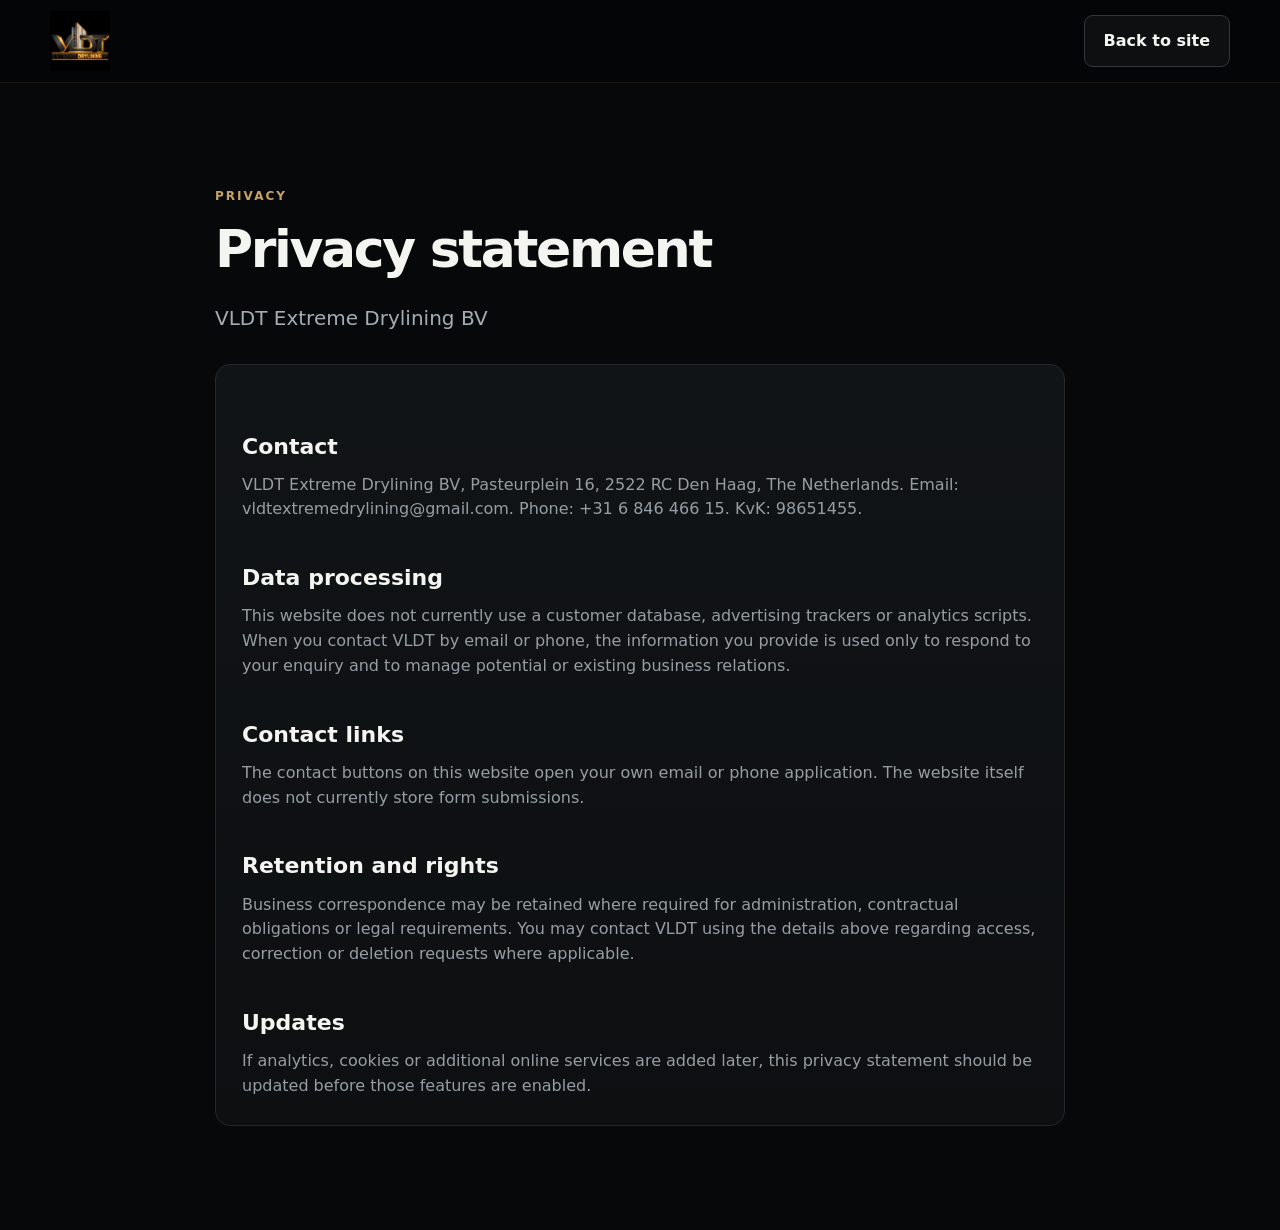
<file: privacy.html>
<!doctype html><html lang="en"><head><meta charset="utf-8"><meta name="viewport" content="width=device-width,initial-scale=1"><title>Privacy | VLDT Extreme Drylining BV</title><link rel="icon" href="assets/favicon.svg"><link rel="stylesheet" href="styles.css"></head>
<body><header class="site-header"><div class="container nav-row"><a class="logo-link" href="index.html"><img src="assets/vldt-logo.svg" alt="VLDT Extreme Drylining BV"></a><div class="header-actions" style="margin-left:auto"><a class="btn secondary" href="index.html">Back to site</a></div></div></header>
<main><section class="section"><div class="container" style="max-width:850px"><div class="eyebrow">PRIVACY</div><h1 style="font-size:52px">Privacy statement</h1>
<p class="lead">VLDT Extreme Drylining BV</p>
<div class="service-card" style="margin-top:30px">
<h3>Contact</h3><p>VLDT Extreme Drylining BV, Pasteurplein 16, 2522 RC Den Haag, The Netherlands. Email: vldtextremedrylining@gmail.com. Phone: +31 6 846 466 15. KvK: 98651455.</p>
<h3>Data processing</h3><p>This website does not currently use a customer database, advertising trackers or analytics scripts. When you contact VLDT by email or phone, the information you provide is used only to respond to your enquiry and to manage potential or existing business relations.</p>
<h3>Contact links</h3><p>The contact buttons on this website open your own email or phone application. The website itself does not currently store form submissions.</p>
<h3>Retention and rights</h3><p>Business correspondence may be retained where required for administration, contractual obligations or legal requirements. You may contact VLDT using the details above regarding access, correction or deletion requests where applicable.</p>
<h3>Updates</h3><p>If analytics, cookies or additional online services are added later, this privacy statement should be updated before those features are enabled.</p>
</div></div></section></main></body></html>
</file>
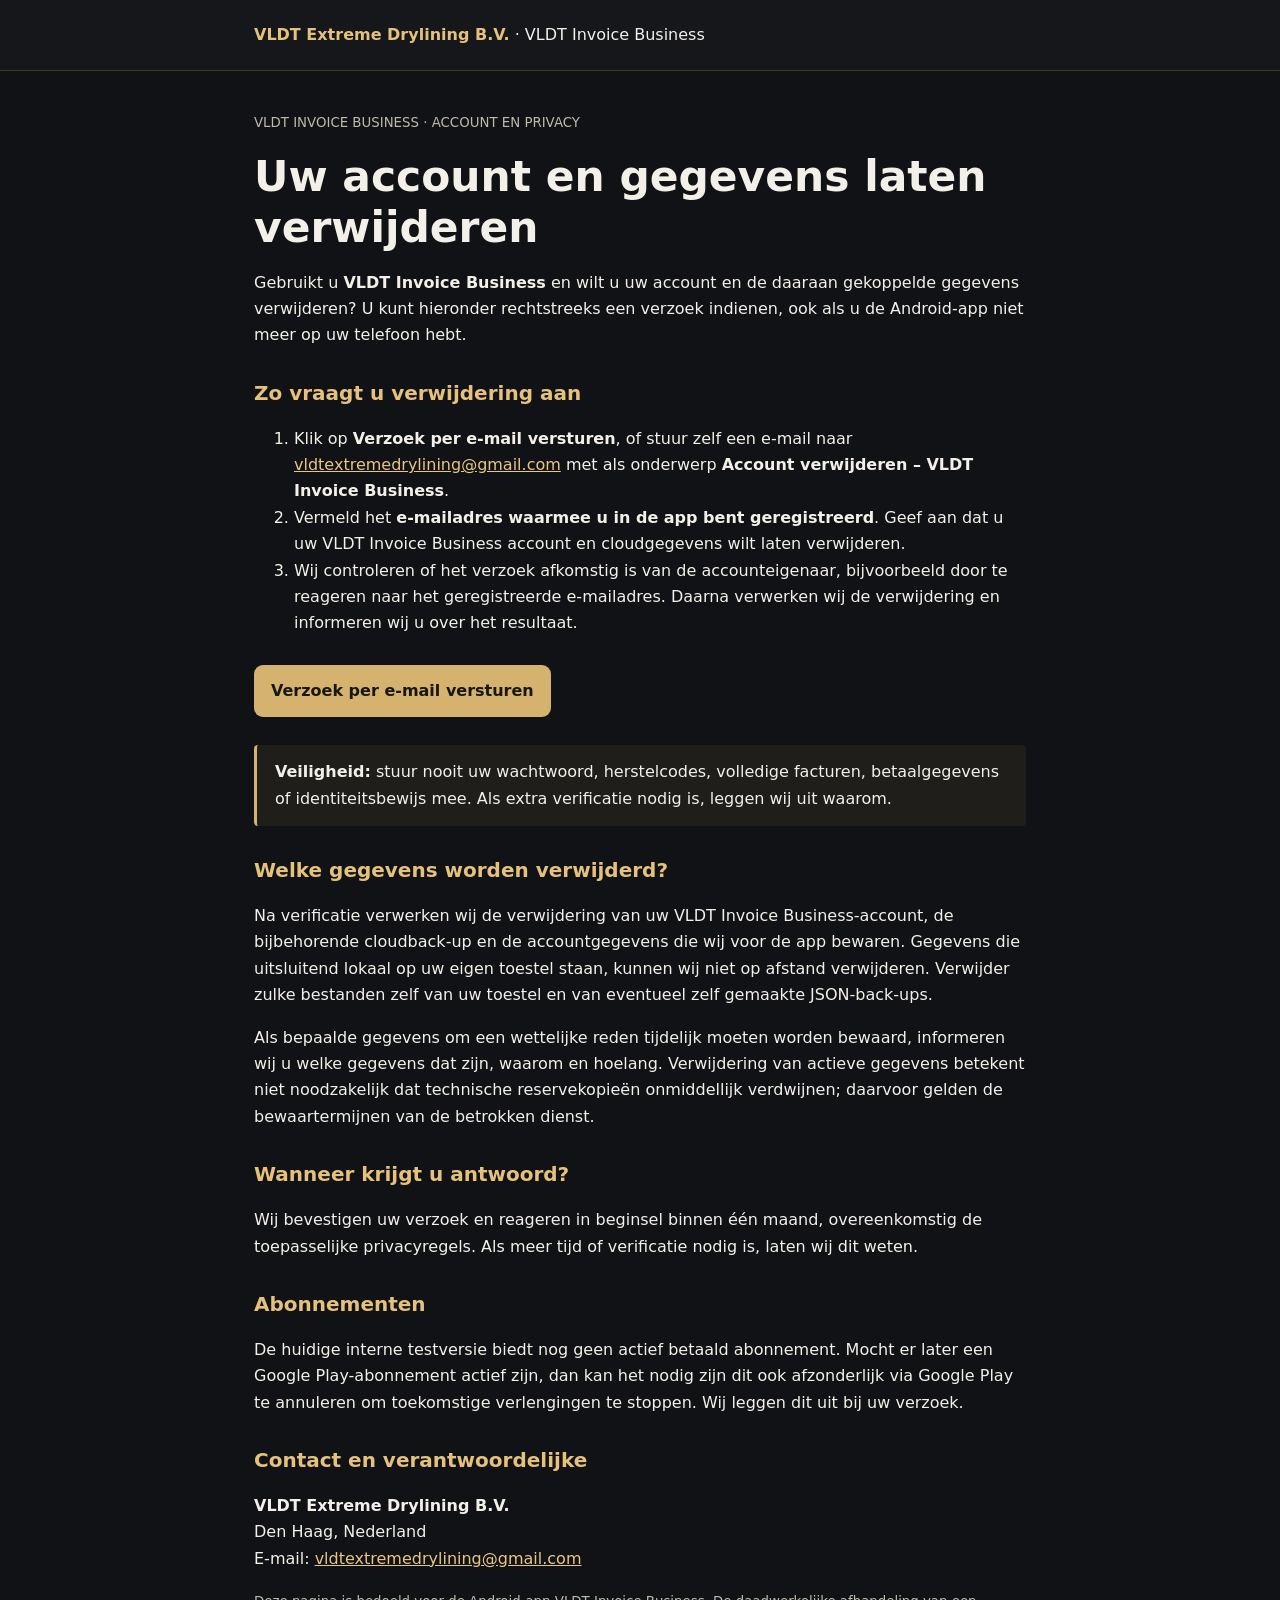
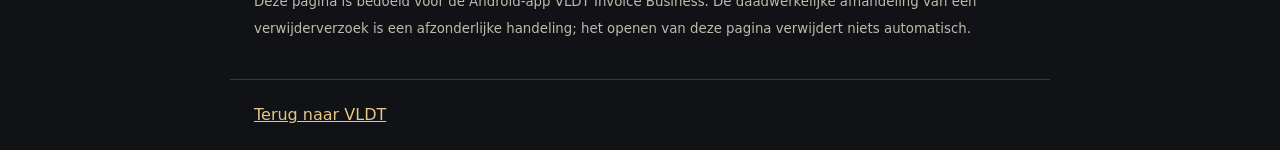
<file: vldt-invoice-account-verwijderen.html>
<!doctype html>
<html lang="nl">
<head>
<meta charset="utf-8">
<meta name="viewport" content="width=device-width, initial-scale=1">
<meta name="robots" content="index,follow">
<meta name="description" content="Vraag verwijdering van uw VLDT Invoice Business account en bijbehorende cloudgegevens aan.">
<title>Account en gegevens verwijderen | VLDT Invoice Business</title>
<link rel="icon" type="image/png" href="/assets/favicon.png">
<style>
:root{color-scheme:dark;font-family:system-ui,-apple-system,Segoe UI,Roboto,sans-serif}*{box-sizing:border-box}
body{margin:0;background:#101215;color:#f3f0e9;line-height:1.65}
header{border-bottom:1px solid #423921;background:#15171a}header .inner,main,footer{max-width:820px;margin:auto;padding:22px 24px}
header a{color:#e5c17c;text-decoration:none;font-weight:700}
h1{font-size:clamp(1.85rem,4vw,2.65rem);line-height:1.2;margin:16px 0}h2{font-size:1.25rem;color:#e5c17c;margin:28px 0 10px}
p,li{font-size:1rem}a{color:#e7c686}a:focus-visible{outline:3px solid #e5c17c;outline-offset:4px}
small,footer{color:#c0b9ae}.cta{display:inline-block;background:#d5b36e;color:#19160f;text-decoration:none;padding:13px 17px;border-radius:9px;font-weight:750;margin:12px 0}
.notice{background:#201e1b;border-left:3px solid #d5b36e;padding:14px 18px;border-radius:4px}
ul{padding-left:24px}footer{border-top:1px solid #423921}
</style>
</head>
<body>
<header><div class="inner"><a href="/">VLDT Extreme Drylining B.V.</a> · VLDT Invoice Business</div></header>
<main>
<p><small>VLDT INVOICE BUSINESS · ACCOUNT EN PRIVACY</small></p>
<h1>Uw account en gegevens laten verwijderen</h1>
<p>Gebruikt u <strong>VLDT Invoice Business</strong> en wilt u uw account en de daaraan gekoppelde gegevens verwijderen? U kunt hieronder rechtstreeks een verzoek indienen, ook als u de Android-app niet meer op uw telefoon hebt.</p>
<h2>Zo vraagt u verwijdering aan</h2>
<ol>
<li>Klik op <strong>Verzoek per e-mail versturen</strong>, of stuur zelf een e-mail naar <a href="mailto:vldtextremedrylining@gmail.com">vldtextremedrylining@gmail.com</a> met als onderwerp <strong>Account verwijderen – VLDT Invoice Business</strong>.</li>
<li>Vermeld het <strong>e-mailadres waarmee u in de app bent geregistreerd</strong>. Geef aan dat u uw VLDT Invoice Business account en cloudgegevens wilt laten verwijderen.</li>
<li>Wij controleren of het verzoek afkomstig is van de accounteigenaar, bijvoorbeeld door te reageren naar het geregistreerde e-mailadres. Daarna verwerken wij de verwijdering en informeren wij u over het resultaat.</li>
</ol>
<a class="cta" href="mailto:vldtextremedrylining@gmail.com?subject=Account%20verwijderen%20-%20VLDT%20Invoice%20Business&body=Ik%20verzoek%20om%20verwijdering%20van%20mijn%20VLDT%20Invoice%20Business-account%20en%20bijbehorende%20cloudgegevens.%0A%0AAccount-e-mailadres%3A%20">Verzoek per e-mail versturen</a>
<p class="notice"><strong>Veiligheid:</strong> stuur nooit uw wachtwoord, herstelcodes, volledige facturen, betaalgegevens of identiteitsbewijs mee. Als extra verificatie nodig is, leggen wij uit waarom.</p>
<h2>Welke gegevens worden verwijderd?</h2>
<p>Na verificatie verwerken wij de verwijdering van uw VLDT Invoice Business-account, de bijbehorende cloudback-up en de accountgegevens die wij voor de app bewaren. Gegevens die uitsluitend lokaal op uw eigen toestel staan, kunnen wij niet op afstand verwijderen. Verwijder zulke bestanden zelf van uw toestel en van eventueel zelf gemaakte JSON-back-ups.</p>
<p>Als bepaalde gegevens om een wettelijke reden tijdelijk moeten worden bewaard, informeren wij u welke gegevens dat zijn, waarom en hoelang. Verwijdering van actieve gegevens betekent niet noodzakelijk dat technische reservekopieën onmiddellijk verdwijnen; daarvoor gelden de bewaartermijnen van de betrokken dienst.</p>
<h2>Wanneer krijgt u antwoord?</h2>
<p>Wij bevestigen uw verzoek en reageren in beginsel binnen één maand, overeenkomstig de toepasselijke privacyregels. Als meer tijd of verificatie nodig is, laten wij dit weten.</p>
<h2>Abonnementen</h2>
<p>De huidige interne testversie biedt nog geen actief betaald abonnement. Mocht er later een Google Play-abonnement actief zijn, dan kan het nodig zijn dit ook afzonderlijk via Google Play te annuleren om toekomstige verlengingen te stoppen. Wij leggen dit uit bij uw verzoek.</p>
<h2>Contact en verantwoordelijke</h2>
<p><strong>VLDT Extreme Drylining B.V.</strong><br>Den Haag, Nederland<br>E-mail: <a href="mailto:vldtextremedrylining@gmail.com">vldtextremedrylining@gmail.com</a></p>
<p><small>Deze pagina is bedoeld voor de Android-app VLDT Invoice Business. De daadwerkelijke afhandeling van een verwijderverzoek is een afzonderlijke handeling; het openen van deze pagina verwijdert niets automatisch.</small></p>
</main>
<footer><a href="/">Terug naar VLDT</a></footer>
</body>
</html>
</file>
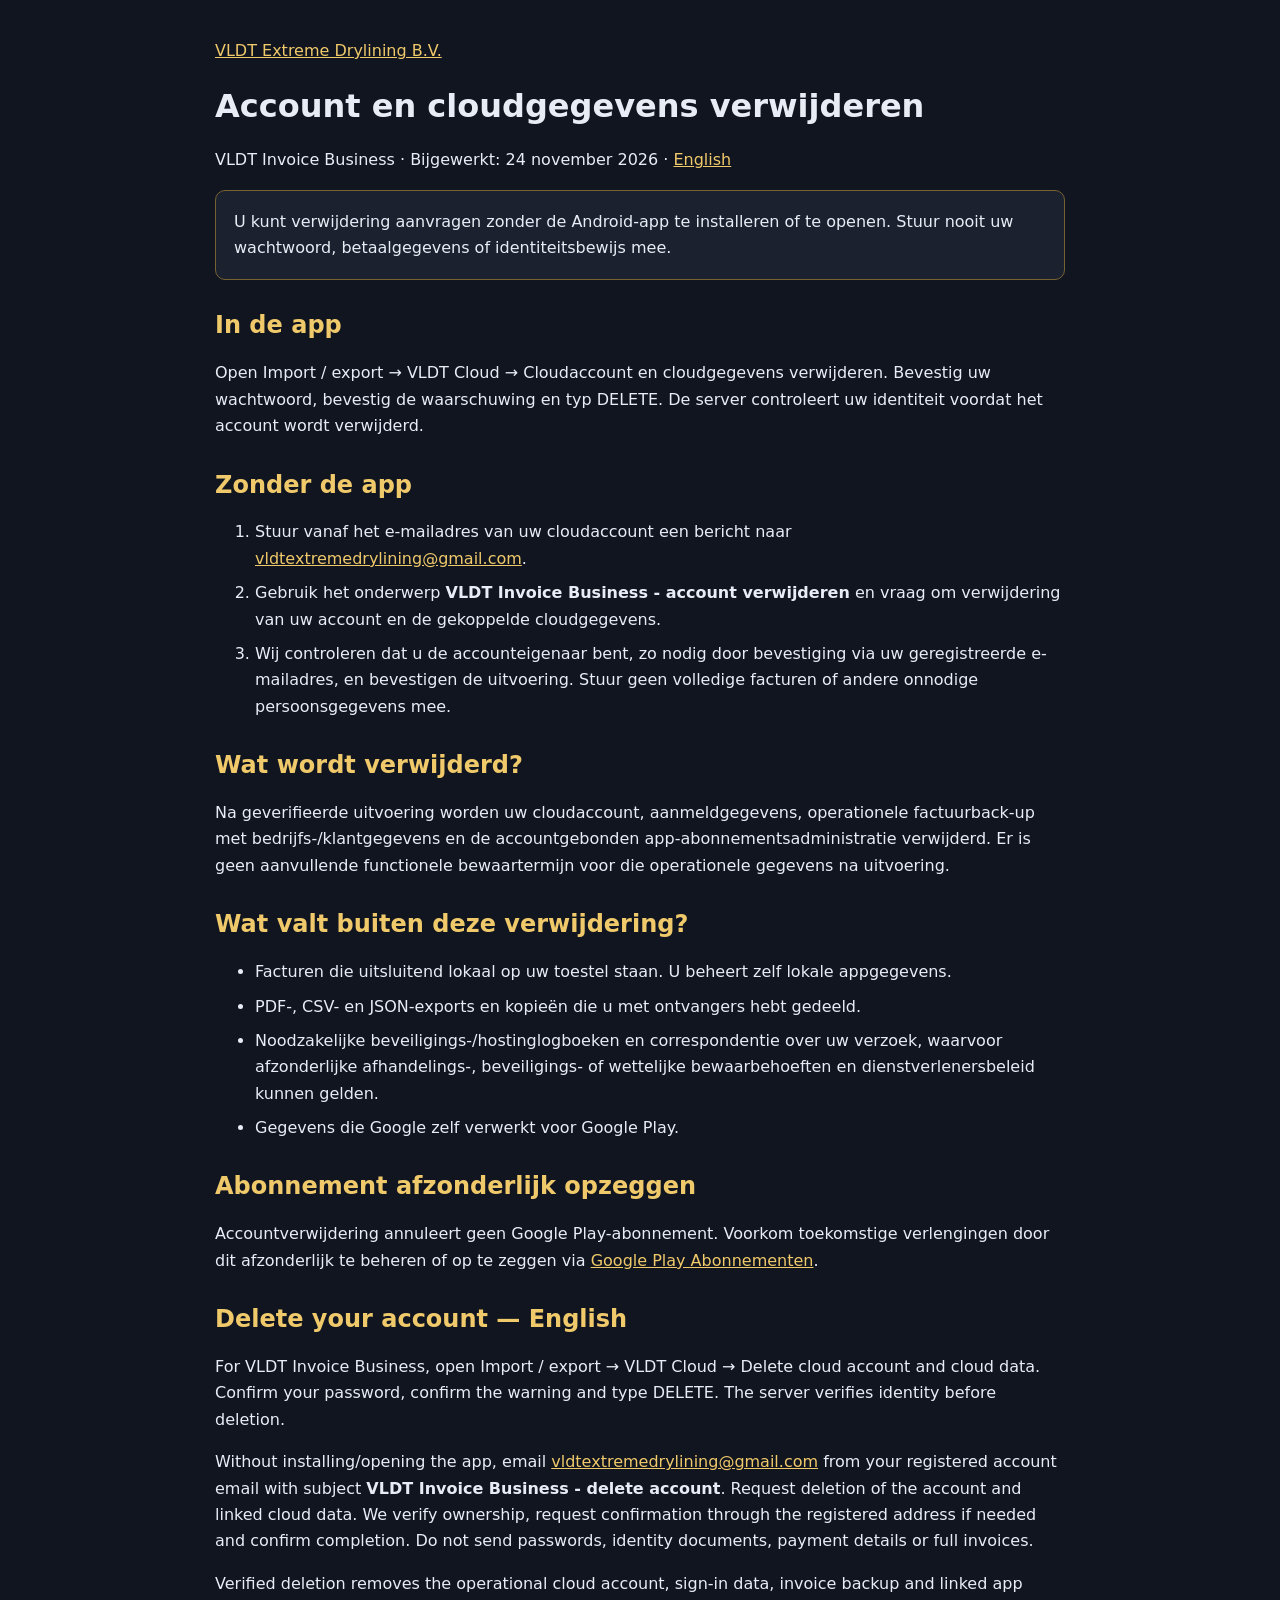
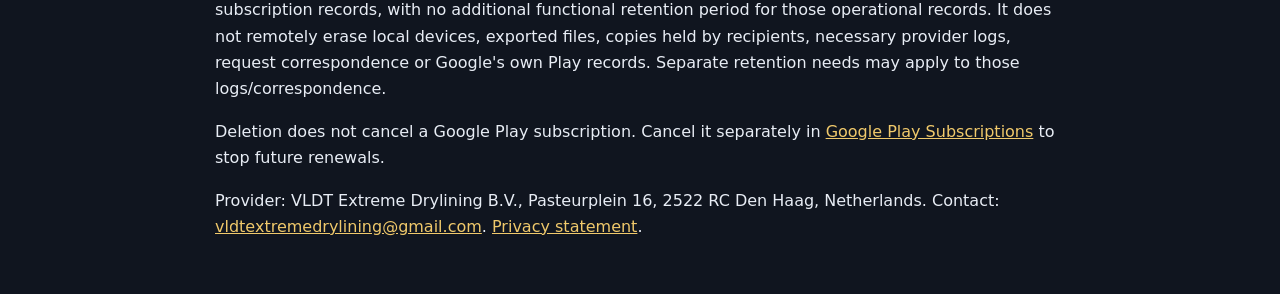
<file: invoice-business/delete-account.html>
<!doctype html><html lang="nl"><head><meta charset="utf-8"><meta name="viewport" content="width=device-width,initial-scale=1"><title>Account verwijderen | VLDT Invoice Business</title><style>body{margin:0;background:#10151f;color:#e8edf5;font:16px/1.65 system-ui,sans-serif}main{max-width:850px;margin:auto;padding:38px 22px}h1,h2{line-height:1.25}h2{color:#f0c96b;margin-top:30px}a{color:#f0c96b}.note{border:1px solid #776232;border-radius:10px;padding:18px;background:#1c2130}li{margin:8px 0}</style></head><body><main><a href="/">VLDT Extreme Drylining B.V.</a><h1>Account en cloudgegevens verwijderen</h1><p>VLDT Invoice Business · Bijgewerkt: 24 november 2026 · <a href="#english">English</a></p><div class="note">U kunt verwijdering aanvragen zonder de Android-app te installeren of te openen. Stuur nooit uw wachtwoord, betaalgegevens of identiteitsbewijs mee.</div><h2>In de app</h2><p>Open Import / export → VLDT Cloud → Cloudaccount en cloudgegevens verwijderen. Bevestig uw wachtwoord, bevestig de waarschuwing en typ DELETE. De server controleert uw identiteit voordat het account wordt verwijderd.</p><h2>Zonder de app</h2><ol><li>Stuur vanaf het e-mailadres van uw cloudaccount een bericht naar <a href="mailto:vldtextremedrylining@gmail.com?subject=VLDT%20Invoice%20Business%20-%20account%20verwijderen">vldtextremedrylining@gmail.com</a>.</li><li>Gebruik het onderwerp <strong>VLDT Invoice Business - account verwijderen</strong> en vraag om verwijdering van uw account en de gekoppelde cloudgegevens.</li><li>Wij controleren dat u de accounteigenaar bent, zo nodig door bevestiging via uw geregistreerde e-mailadres, en bevestigen de uitvoering. Stuur geen volledige facturen of andere onnodige persoonsgegevens mee.</li></ol><h2>Wat wordt verwijderd?</h2><p>Na geverifieerde uitvoering worden uw cloudaccount, aanmeldgegevens, operationele factuurback-up met bedrijfs-/klantgegevens en de accountgebonden app-abonnementsadministratie verwijderd. Er is geen aanvullende functionele bewaartermijn voor die operationele gegevens na uitvoering.</p><h2>Wat valt buiten deze verwijdering?</h2><ul><li>Facturen die uitsluitend lokaal op uw toestel staan. U beheert zelf lokale appgegevens.</li><li>PDF-, CSV- en JSON-exports en kopieën die u met ontvangers hebt gedeeld.</li><li>Noodzakelijke beveiligings-/hostinglogboeken en correspondentie over uw verzoek, waarvoor afzonderlijke afhandelings-, beveiligings- of wettelijke bewaarbehoeften en dienstverlenersbeleid kunnen gelden.</li><li>Gegevens die Google zelf verwerkt voor Google Play.</li></ul><h2>Abonnement afzonderlijk opzeggen</h2><p>Accountverwijdering annuleert geen Google Play-abonnement. Voorkom toekomstige verlengingen door dit afzonderlijk te beheren of op te zeggen via <a href="https://play.google.com/store/account/subscriptions">Google Play Abonnementen</a>. </p><h2 id="english">Delete your account — English</h2><p>For VLDT Invoice Business, open Import / export → VLDT Cloud → Delete cloud account and cloud data. Confirm your password, confirm the warning and type DELETE. The server verifies identity before deletion.</p><p>Without installing/opening the app, email <a href="mailto:vldtextremedrylining@gmail.com?subject=VLDT%20Invoice%20Business%20-%20delete%20account">vldtextremedrylining@gmail.com</a> from your registered account email with subject <strong>VLDT Invoice Business - delete account</strong>. Request deletion of the account and linked cloud data. We verify ownership, request confirmation through the registered address if needed and confirm completion. Do not send passwords, identity documents, payment details or full invoices.</p><p>Verified deletion removes the operational cloud account, sign-in data, invoice backup and linked app subscription records, with no additional functional retention period for those operational records. It does not remotely erase local devices, exported files, copies held by recipients, necessary provider logs, request correspondence or Google's own Play records. Separate retention needs may apply to those logs/correspondence.</p><p>Deletion does not cancel a Google Play subscription. Cancel it separately in <a href="https://play.google.com/store/account/subscriptions">Google Play Subscriptions</a> to stop future renewals. </p><p>Provider: VLDT Extreme Drylining B.V., Pasteurplein 16, 2522 RC Den Haag, Netherlands. Contact: <a href="mailto:vldtextremedrylining@gmail.com">vldtextremedrylining@gmail.com</a>. <a href="privacy.html">Privacy statement</a>.</p></main></body></html>
</file>
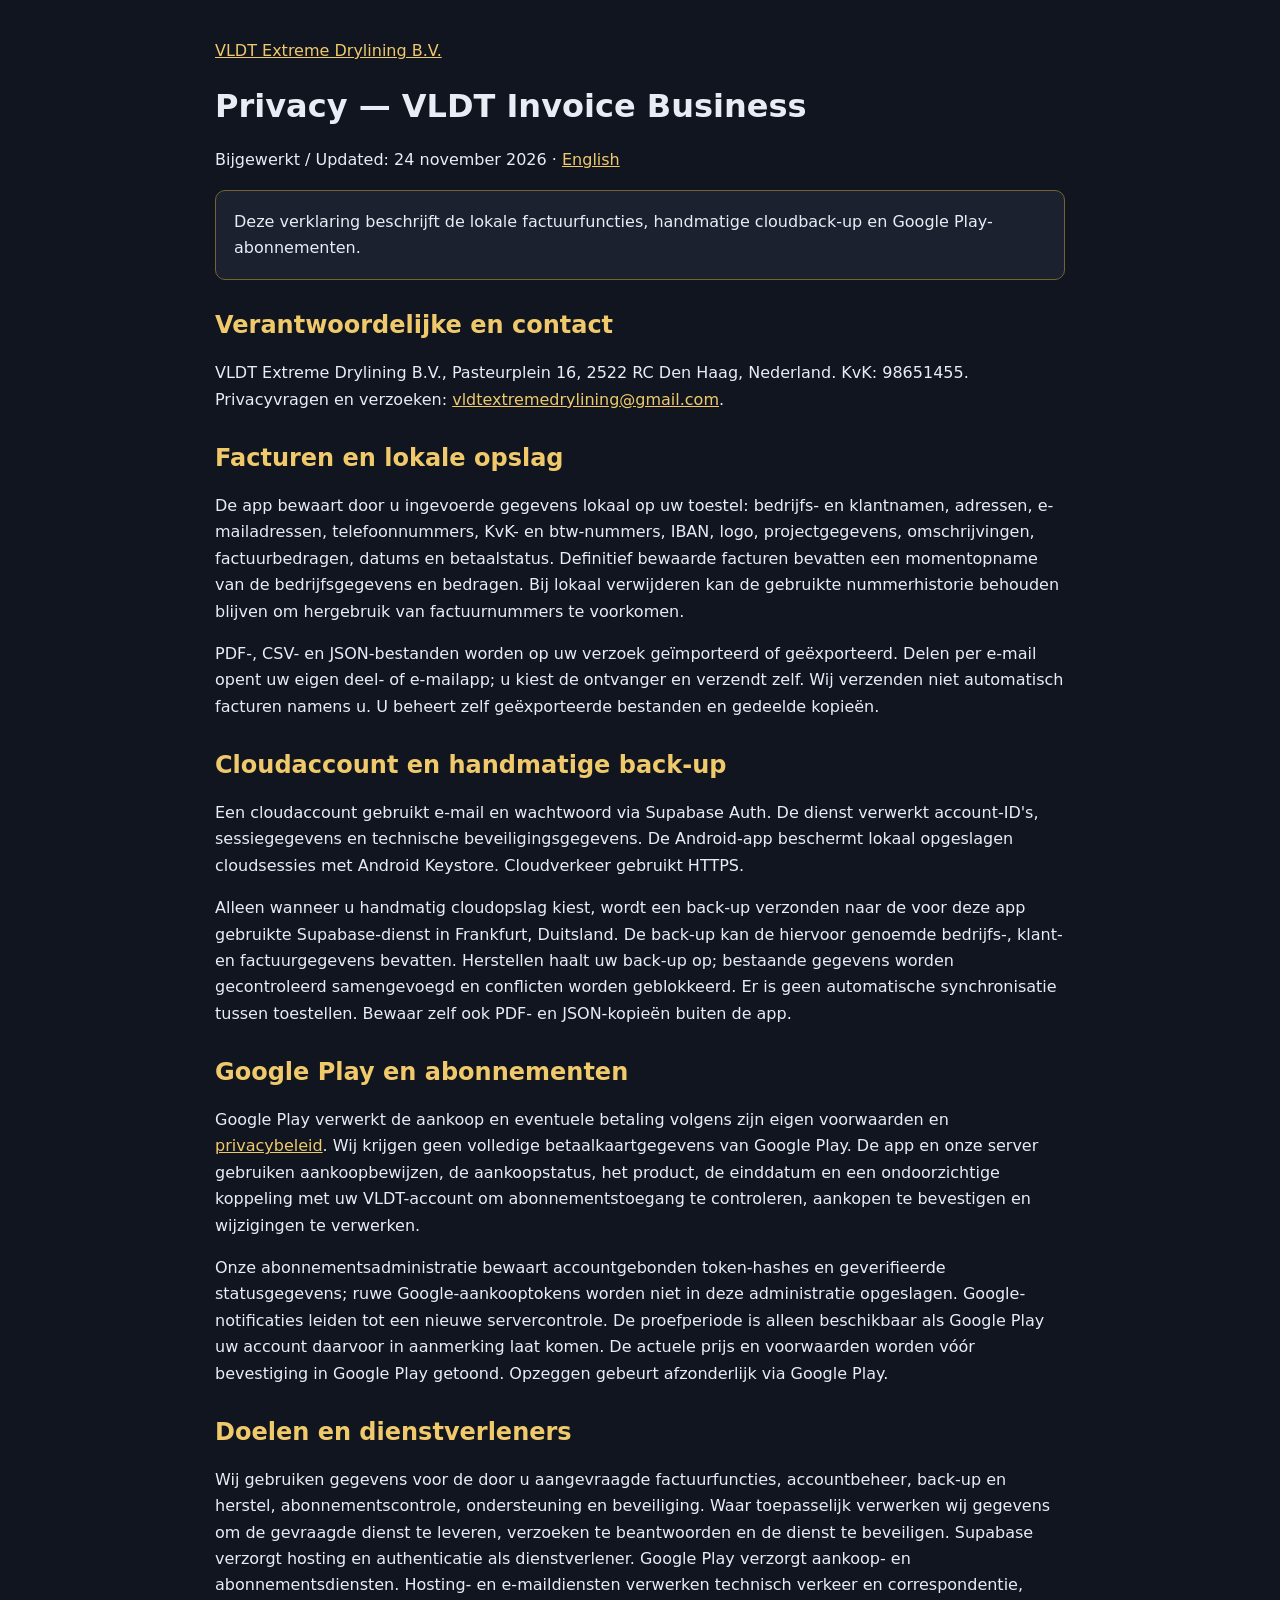
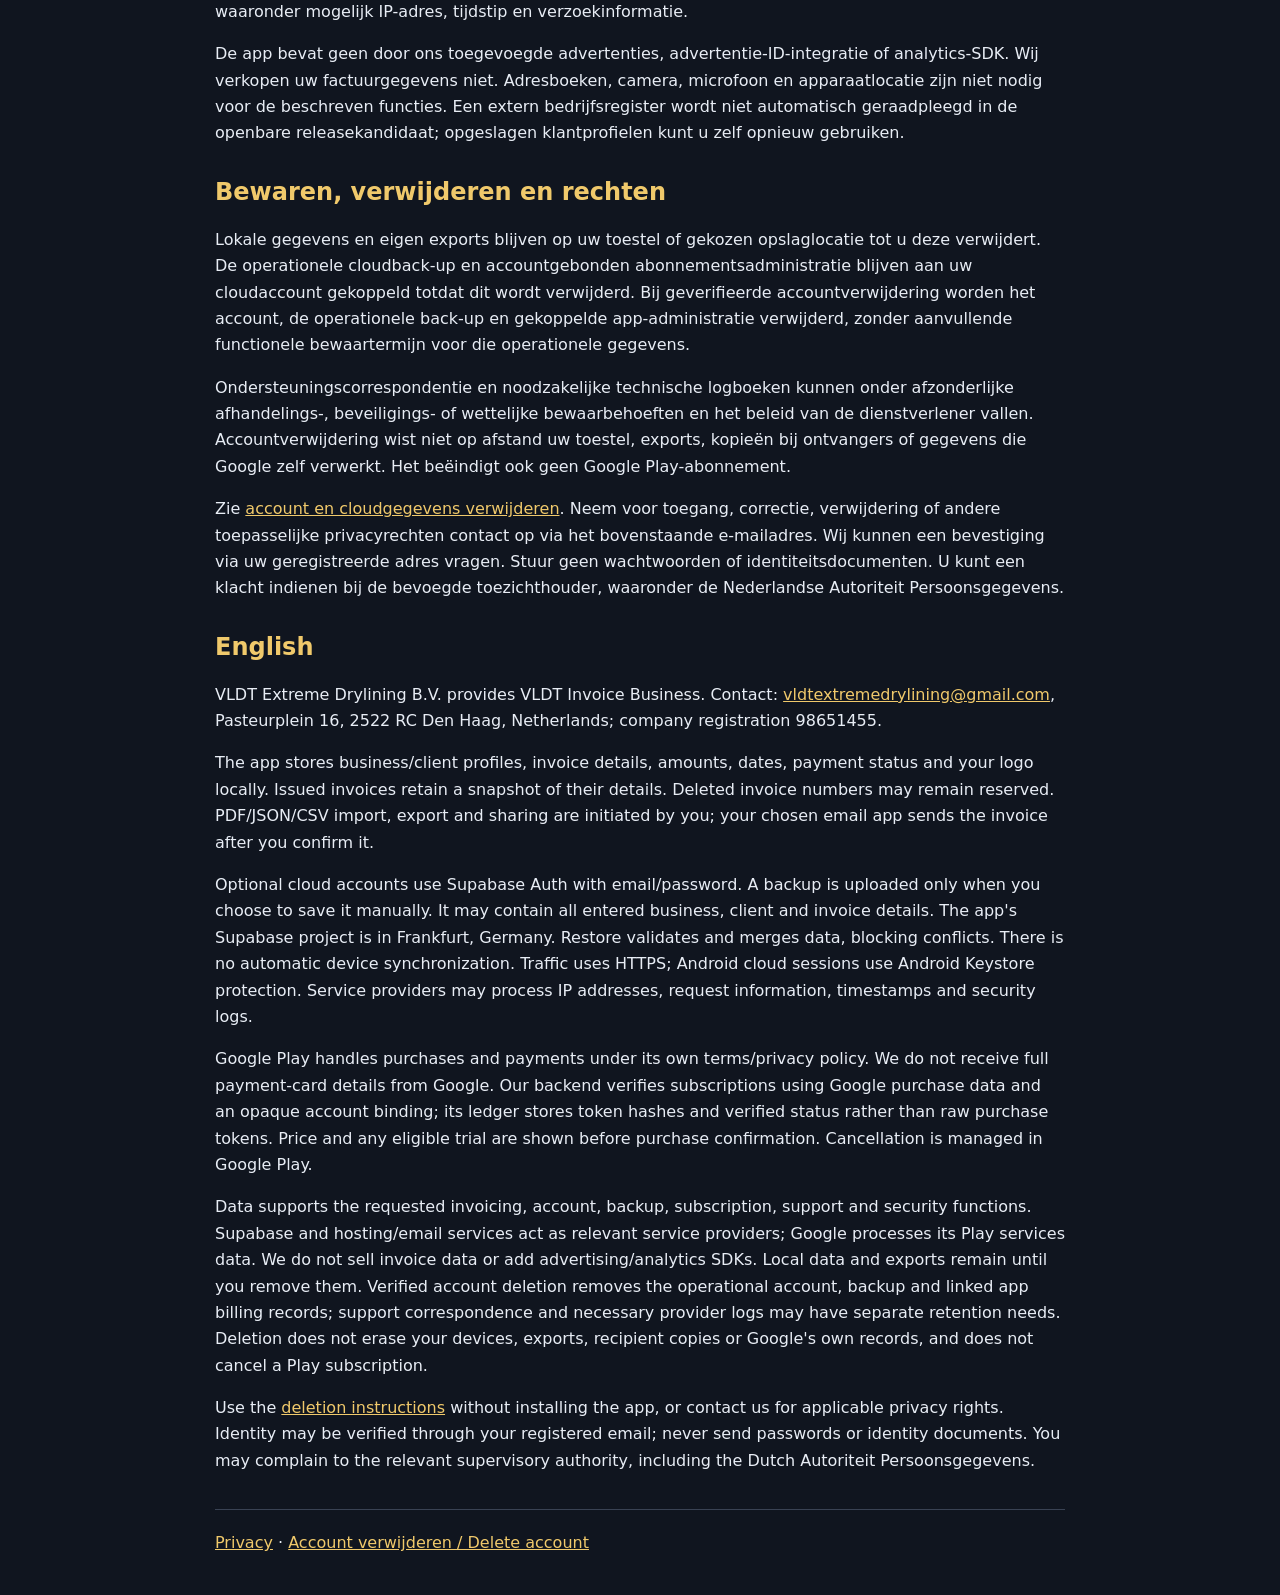
<file: invoice-business/privacy.html>
<!doctype html><html lang="nl"><head><meta charset="utf-8"><meta name="viewport" content="width=device-width,initial-scale=1"><title>Privacy | VLDT Invoice Business</title><style>body{margin:0;background:#10151f;color:#e8edf5;font:16px/1.65 system-ui,sans-serif}main{max-width:850px;margin:auto;padding:38px 22px}h1,h2{line-height:1.25}h2{color:#f0c96b;margin-top:30px}a{color:#f0c96b}.note{border:1px solid #776232;border-radius:10px;padding:18px;background:#1c2130}footer{border-top:1px solid #394253;margin-top:35px;padding-top:20px}li{margin:8px 0}</style></head><body><main><a href="/">VLDT Extreme Drylining B.V.</a><h1>Privacy — VLDT Invoice Business</h1><p>Bijgewerkt / Updated: 24 november 2026 · <a href="#english">English</a></p><div class="note">Deze verklaring beschrijft de lokale factuurfuncties, handmatige cloudback-up en Google Play-abonnementen. </div><h2>Verantwoordelijke en contact</h2><p>VLDT Extreme Drylining B.V., Pasteurplein 16, 2522 RC Den Haag, Nederland. KvK: 98651455. Privacyvragen en verzoeken: <a href="mailto:vldtextremedrylining@gmail.com">vldtextremedrylining@gmail.com</a>.</p><h2>Facturen en lokale opslag</h2><p>De app bewaart door u ingevoerde gegevens lokaal op uw toestel: bedrijfs- en klantnamen, adressen, e-mailadressen, telefoonnummers, KvK- en btw-nummers, IBAN, logo, projectgegevens, omschrijvingen, factuurbedragen, datums en betaalstatus. Definitief bewaarde facturen bevatten een momentopname van de bedrijfsgegevens en bedragen. Bij lokaal verwijderen kan de gebruikte nummerhistorie behouden blijven om hergebruik van factuurnummers te voorkomen.</p><p>PDF-, CSV- en JSON-bestanden worden op uw verzoek geïmporteerd of geëxporteerd. Delen per e-mail opent uw eigen deel- of e-mailapp; u kiest de ontvanger en verzendt zelf. Wij verzenden niet automatisch facturen namens u. U beheert zelf geëxporteerde bestanden en gedeelde kopieën.</p><h2>Cloudaccount en handmatige back-up</h2><p>Een cloudaccount gebruikt e-mail en wachtwoord via Supabase Auth. De dienst verwerkt account-ID's, sessiegegevens en technische beveiligingsgegevens. De Android-app beschermt lokaal opgeslagen cloudsessies met Android Keystore. Cloudverkeer gebruikt HTTPS.</p><p>Alleen wanneer u handmatig cloudopslag kiest, wordt een back-up verzonden naar de voor deze app gebruikte Supabase-dienst in Frankfurt, Duitsland. De back-up kan de hiervoor genoemde bedrijfs-, klant- en factuurgegevens bevatten. Herstellen haalt uw back-up op; bestaande gegevens worden gecontroleerd samengevoegd en conflicten worden geblokkeerd. Er is geen automatische synchronisatie tussen toestellen. Bewaar zelf ook PDF- en JSON-kopieën buiten de app.</p><h2>Google Play en abonnementen</h2><p>Google Play verwerkt de aankoop en eventuele betaling volgens zijn eigen voorwaarden en <a href="https://policies.google.com/privacy">privacybeleid</a>. Wij krijgen geen volledige betaalkaartgegevens van Google Play. De app en onze server gebruiken aankoopbewijzen, de aankoopstatus, het product, de einddatum en een ondoorzichtige koppeling met uw VLDT-account om abonnementstoegang te controleren, aankopen te bevestigen en wijzigingen te verwerken.</p><p>Onze abonnementsadministratie bewaart accountgebonden token-hashes en geverifieerde statusgegevens; ruwe Google-aankooptokens worden niet in deze administratie opgeslagen. Google-notificaties leiden tot een nieuwe servercontrole. De proefperiode is alleen beschikbaar als Google Play uw account daarvoor in aanmerking laat komen. De actuele prijs en voorwaarden worden vóór bevestiging in Google Play getoond. Opzeggen gebeurt afzonderlijk via Google Play.</p><h2>Doelen en dienstverleners</h2><p>Wij gebruiken gegevens voor de door u aangevraagde factuurfuncties, accountbeheer, back-up en herstel, abonnementscontrole, ondersteuning en beveiliging. Waar toepasselijk verwerken wij gegevens om de gevraagde dienst te leveren, verzoeken te beantwoorden en de dienst te beveiligen. Supabase verzorgt hosting en authenticatie als dienstverlener. Google Play verzorgt aankoop- en abonnementsdiensten. Hosting- en e-maildiensten verwerken technisch verkeer en correspondentie, waaronder mogelijk IP-adres, tijdstip en verzoekinformatie.</p><p>De app bevat geen door ons toegevoegde advertenties, advertentie-ID-integratie of analytics-SDK. Wij verkopen uw factuurgegevens niet. Adresboeken, camera, microfoon en apparaatlocatie zijn niet nodig voor de beschreven functies. Een extern bedrijfsregister wordt niet automatisch geraadpleegd in de openbare releasekandidaat; opgeslagen klantprofielen kunt u zelf opnieuw gebruiken.</p><h2>Bewaren, verwijderen en rechten</h2><p>Lokale gegevens en eigen exports blijven op uw toestel of gekozen opslaglocatie tot u deze verwijdert. De operationele cloudback-up en accountgebonden abonnementsadministratie blijven aan uw cloudaccount gekoppeld totdat dit wordt verwijderd. Bij geverifieerde accountverwijdering worden het account, de operationele back-up en gekoppelde app-administratie verwijderd, zonder aanvullende functionele bewaartermijn voor die operationele gegevens.</p><p>Ondersteuningscorrespondentie en noodzakelijke technische logboeken kunnen onder afzonderlijke afhandelings-, beveiligings- of wettelijke bewaarbehoeften en het beleid van de dienstverlener vallen. Accountverwijdering wist niet op afstand uw toestel, exports, kopieën bij ontvangers of gegevens die Google zelf verwerkt. Het beëindigt ook geen Google Play-abonnement.</p><p>Zie <a href="delete-account.html">account en cloudgegevens verwijderen</a>. Neem voor toegang, correctie, verwijdering of andere toepasselijke privacyrechten contact op via het bovenstaande e-mailadres. Wij kunnen een bevestiging via uw geregistreerde adres vragen. Stuur geen wachtwoorden of identiteitsdocumenten. U kunt een klacht indienen bij de bevoegde toezichthouder, waaronder de Nederlandse Autoriteit Persoonsgegevens.</p><h2 id="english">English</h2><p>VLDT Extreme Drylining B.V. provides VLDT Invoice Business. Contact: <a href="mailto:vldtextremedrylining@gmail.com">vldtextremedrylining@gmail.com</a>, Pasteurplein 16, 2522 RC Den Haag, Netherlands; company registration 98651455.</p><p>The app stores business/client profiles, invoice details, amounts, dates, payment status and your logo locally. Issued invoices retain a snapshot of their details. Deleted invoice numbers may remain reserved. PDF/JSON/CSV import, export and sharing are initiated by you; your chosen email app sends the invoice after you confirm it.</p><p>Optional cloud accounts use Supabase Auth with email/password. A backup is uploaded only when you choose to save it manually. It may contain all entered business, client and invoice details. The app's Supabase project is in Frankfurt, Germany. Restore validates and merges data, blocking conflicts. There is no automatic device synchronization. Traffic uses HTTPS; Android cloud sessions use Android Keystore protection. Service providers may process IP addresses, request information, timestamps and security logs.</p><p>Google Play handles purchases and payments under its own terms/privacy policy. We do not receive full payment-card details from Google. Our backend verifies subscriptions using Google purchase data and an opaque account binding; its ledger stores token hashes and verified status rather than raw purchase tokens. Price and any eligible trial are shown before purchase confirmation. Cancellation is managed in Google Play. </p><p>Data supports the requested invoicing, account, backup, subscription, support and security functions. Supabase and hosting/email services act as relevant service providers; Google processes its Play services data. We do not sell invoice data or add advertising/analytics SDKs. Local data and exports remain until you remove them. Verified account deletion removes the operational account, backup and linked app billing records; support correspondence and necessary provider logs may have separate retention needs. Deletion does not erase your devices, exports, recipient copies or Google's own records, and does not cancel a Play subscription.</p><p>Use the <a href="delete-account.html#english">deletion instructions</a> without installing the app, or contact us for applicable privacy rights. Identity may be verified through your registered email; never send passwords or identity documents. You may complain to the relevant supervisory authority, including the Dutch Autoriteit Persoonsgegevens.</p><footer><a href="privacy.html">Privacy</a> · <a href="delete-account.html">Account verwijderen / Delete account</a></footer></main></body></html>
</file>
<file: styles.css>
:root{
  --bg:#070809;--panel:#101214;--panel2:#15181b;--text:#f4f4f1;--muted:#a6adb2;
  --line:#292d31;--gold:#c5a267;--gold2:#9d7d49;--steel:#c5c8c9;--max:1180px
}
*{box-sizing:border-box} html{scroll-behavior:smooth} body{margin:0;background:var(--bg);color:var(--text);font-family:Inter,ui-sans-serif,system-ui,-apple-system,BlinkMacSystemFont,"Segoe UI",sans-serif;line-height:1.55}
a{color:inherit;text-decoration:none}.container{width:min(var(--max),calc(100% - 40px));margin:auto}
.site-header{position:sticky;top:0;z-index:50;background:rgba(5,6,7,.93);backdrop-filter:blur(14px);border-bottom:1px solid rgba(197,162,103,.13)}
.nav-row{height:82px;display:flex;align-items:center;gap:28px}.logo-link{width:205px;height:60px;display:flex;align-items:center}.logo-link img{width:100%;height:100%;object-fit:contain;object-position:left center}
.desktop-nav{display:flex;gap:26px;margin-left:auto}.desktop-nav a{font-size:14px;color:#d5d9dc}.desktop-nav a:hover{color:#fff}
.header-actions{display:flex;align-items:center;gap:10px}.lang-btn,.menu-btn{background:#0d0f11;border:1px solid #30343a;color:#fff;border-radius:8px;height:38px;cursor:pointer}.lang-btn{padding:0 12px;font-weight:800}.menu-btn{width:42px;display:none;padding:9px}.menu-btn span{display:block;height:2px;background:#ddd;margin:4px 0}
.mobile-nav{display:none;padding:8px 20px 20px;border-top:1px solid #202428;background:#08090a}.mobile-nav.open{display:grid}.mobile-nav a{padding:12px 4px;border-bottom:1px solid #171a1d}

.hero{min-height:76vh;display:flex;align-items:center;position:relative;overflow:hidden;background:radial-gradient(circle at 80% 20%,rgba(197,162,103,.08),transparent 30%),linear-gradient(#070809,#0a0c0e)}
.hero-grid-overlay{position:absolute;inset:0;background-image:linear-gradient(rgba(255,255,255,.018) 1px,transparent 1px),linear-gradient(90deg,rgba(255,255,255,.018) 1px,transparent 1px);background-size:52px 52px;mask-image:linear-gradient(to bottom,#000,transparent 88%)}
.hero-grid{display:grid;grid-template-columns:1.04fr .96fr;gap:54px;align-items:center;padding:78px 0 70px;position:relative;z-index:1}
.eyebrow{font-size:12px;letter-spacing:.17em;color:var(--gold);font-weight:850;margin-bottom:18px}h1{font-size:clamp(50px,7vw,88px);line-height:.98;letter-spacing:-.045em;margin:0 0 28px}
.lead{font-size:20px;color:var(--muted);max-width:720px}.hero-buttons{display:flex;gap:12px;flex-wrap:wrap;margin-top:32px}.btn{display:inline-flex;align-items:center;justify-content:center;border-radius:9px;padding:13px 19px;font-weight:800;border:1px solid transparent;transition:.2s ease}.btn:hover{transform:translateY(-1px)}
.primary{background:linear-gradient(180deg,#d1b175,#b58b4d);color:#0a0b0c}.secondary{background:#0d0f11;border-color:#34383d}.wide{width:100%;margin-top:10px}
.english-note{display:flex;gap:10px;align-items:center;color:#8d959b;font-size:13px;margin-top:30px}.english-note>span:first-child{border:1px solid #34383d;color:#f0f1f1;border-radius:5px;padding:4px 7px;font-weight:900}
.hero-mark{min-height:510px;position:relative;display:flex;align-items:center;justify-content:center;border:1px solid rgba(255,255,255,.055);border-radius:26px;background:radial-gradient(circle,rgba(197,162,103,.075),transparent 58%);overflow:hidden}
.hero-mark:before{content:"";position:absolute;inset:16px;border:1px solid rgba(197,162,103,.08);border-radius:19px}.gold-glow{position:absolute;width:390px;height:390px;border-radius:50%;background:rgba(197,162,103,.05);filter:blur(55px)}
.hero-mark img{width:92%;max-height:420px;object-fit:contain;position:relative;filter:drop-shadow(0 25px 35px rgba(0,0,0,.55))}.mark-caption{position:absolute;bottom:22px;left:28px;font-size:9px;letter-spacing:.18em;color:#727980;font-weight:900}

.proof{border-top:1px solid #22262a;border-bottom:1px solid #22262a;background:#0a0c0d}.proof-grid{display:grid;grid-template-columns:repeat(4,1fr)}.proof-grid>div{padding:28px 24px;border-right:1px solid #25292d}.proof-grid>div:first-child{padding-left:0}.proof-grid>div:last-child{border-right:0}.proof strong{font-size:26px;display:block}.proof span{font-size:12px;color:#91999f}

.section{padding:104px 0}.alt{background:#0b0d0f;border-top:1px solid rgba(255,255,255,.035);border-bottom:1px solid rgba(255,255,255,.035)}.section-title{max-width:800px;margin-bottom:44px}.section-title h2,.contractor-grid h2,.about-grid h2,.contact-grid h2{font-size:clamp(36px,5vw,58px);line-height:1.03;letter-spacing:-.035em;margin:0 0 18px}.section-title p,.contractor-intro,.about-copy p,.contact-intro>p{color:var(--muted);font-size:18px}

.service-grid{display:grid;grid-template-columns:repeat(3,1fr);gap:14px}.service-card{min-height:210px;background:linear-gradient(180deg,#111417,#0d0f11);border:1px solid #25292d;border-radius:15px;padding:26px}.service-card>span{font-size:11px;font-weight:900;color:var(--gold)}.service-card h3{font-size:22px;margin:39px 0 9px}.service-card p{color:#969ea4;margin:0}

.project-grid{display:grid;grid-template-columns:1fr 1fr;gap:18px}.project-card{background:#101214;border:1px solid #25292d;border-radius:18px;overflow:hidden}.project-card.featured{grid-column:1/-1;display:grid;grid-template-columns:1.08fr .92fr}.project-card img{width:100%;height:260px;object-fit:cover;display:block;filter:saturate(.75)}.featured img{height:100%;min-height:390px}.project-body{padding:28px}.project-kicker{font-size:11px;letter-spacing:.15em;font-weight:900;color:var(--gold)}.project-body h3{font-size:28px;margin:10px 0 13px}.project-body p{color:#9aa1a6}.tags{display:flex;gap:8px;flex-wrap:wrap;margin-top:22px}.tags span{border:1px solid #30343a;border-radius:999px;padding:6px 9px;font-size:11px;color:#c5cbd0}

.contractor-section{background:radial-gradient(circle at 10% 50%,rgba(197,162,103,.04),transparent 30%)}.contractor-grid{display:grid;grid-template-columns:1fr 1fr;gap:80px}.capabilities>div{padding:21px 0;border-bottom:1px solid #2b2f33}.capabilities strong{font-size:19px}.capabilities p{margin:7px 0 0;color:#969ea4}

.about-grid{display:grid;grid-template-columns:.72fr 1.28fr;gap:80px}.about-copy .large{color:#f1f2f1;font-size:26px;line-height:1.38}.person-card{margin-top:28px;border:1px solid #292d31;background:#0f1113;border-radius:14px;padding:18px 20px;display:grid}.person-card span,.person-card small{color:#899197;font-size:12px}.person-card strong{font-size:20px;margin:4px 0}

.contact-section{background:linear-gradient(180deg,#08090a,#0d1012)}.contact-grid{display:grid;grid-template-columns:.92fr 1.08fr;gap:74px}.contact-list{display:grid;margin-top:30px;border-top:1px solid #2a2e32}.contact-list>a,.contact-list>div{padding:16px 0;border-bottom:1px solid #2a2e32;display:grid;gap:4px}.contact-list span{font-size:11px;letter-spacing:.1em;text-transform:uppercase;color:#7f878d}.contact-list strong{font-size:18px}.contact-panel{background:linear-gradient(180deg,#111417,#0d0f11);border:1px solid #282c31;border-radius:17px;padding:28px}.contact-panel h3{margin-top:0;font-size:24px}.contact-panel dl{margin:18px 0 22px}.contact-panel dl div{display:grid;grid-template-columns:145px 1fr;gap:16px;padding:12px 0;border-bottom:1px solid #24282c}.contact-panel dt{color:#80888e}.contact-panel dd{margin:0;font-weight:700}

footer{border-top:1px solid #23272b;background:#060708;padding:30px 0}.footer-grid{display:grid;grid-template-columns:1fr 1.5fr .5fr;gap:26px;align-items:center}.footer-logo{display:flex;align-items:center;gap:12px}.footer-logo img{width:95px;height:46px;object-fit:contain}.footer-logo p{font-size:12px;color:#b4b9bc}.footer-details{display:grid;font-size:11px;color:#798187;gap:3px}.footer-links{display:flex;justify-content:flex-end;gap:15px;font-size:12px;color:#8f979c}

@media(max-width:920px){.desktop-nav{display:none}.menu-btn{display:block}.hero-grid,.contractor-grid,.about-grid,.contact-grid{grid-template-columns:1fr}.hero-mark{min-height:350px;order:-1}.hero-mark img{max-height:290px}.proof-grid{grid-template-columns:1fr 1fr}.service-grid{grid-template-columns:1fr 1fr}.project-card.featured{display:block}.featured img{height:300px;min-height:0}.footer-grid{grid-template-columns:1fr}.footer-links{justify-content:flex-start}}
@media(max-width:620px){.container{width:min(var(--max),calc(100% - 26px))}.nav-row{height:70px}.logo-link{width:150px;height:48px}.hero-grid{padding:44px 0}.hero-mark{min-height:280px}.mark-caption{font-size:7px;left:16px}.lead{font-size:17px}.proof-grid{grid-template-columns:1fr 1fr}.proof-grid>div{padding:19px 12px}.service-grid,.project-grid{grid-template-columns:1fr}.section{padding:76px 0}.contact-panel dl div{grid-template-columns:1fr;gap:3px}.footer-details{font-size:10px}}

.haarlem-gallery,.zoetermeer-gallery{grid-column:1/-1;display:grid;grid-template-columns:repeat(4,1fr);gap:12px;margin-top:-2px;margin-bottom:6px}
.haarlem-gallery a,.zoetermeer-gallery a{display:block;overflow:hidden;border:1px solid #25292d;border-radius:14px;background:#101214;aspect-ratio:3/4}
.haarlem-gallery img,.zoetermeer-gallery img{width:100%;height:100%;object-fit:cover;display:block;transition:transform .25s ease,filter .25s ease}
.haarlem-gallery a:hover img,.zoetermeer-gallery a:hover img{transform:scale(1.025);filter:brightness(1.06)}

@media(max-width:920px){.haarlem-gallery,.zoetermeer-gallery{grid-template-columns:repeat(2,1fr)}}
@media(max-width:620px){.haarlem-gallery,.zoetermeer-gallery{grid-template-columns:1fr 1fr;gap:9px}.haarlem-gallery a,.zoetermeer-gallery a{border-radius:10px}}
</file>
